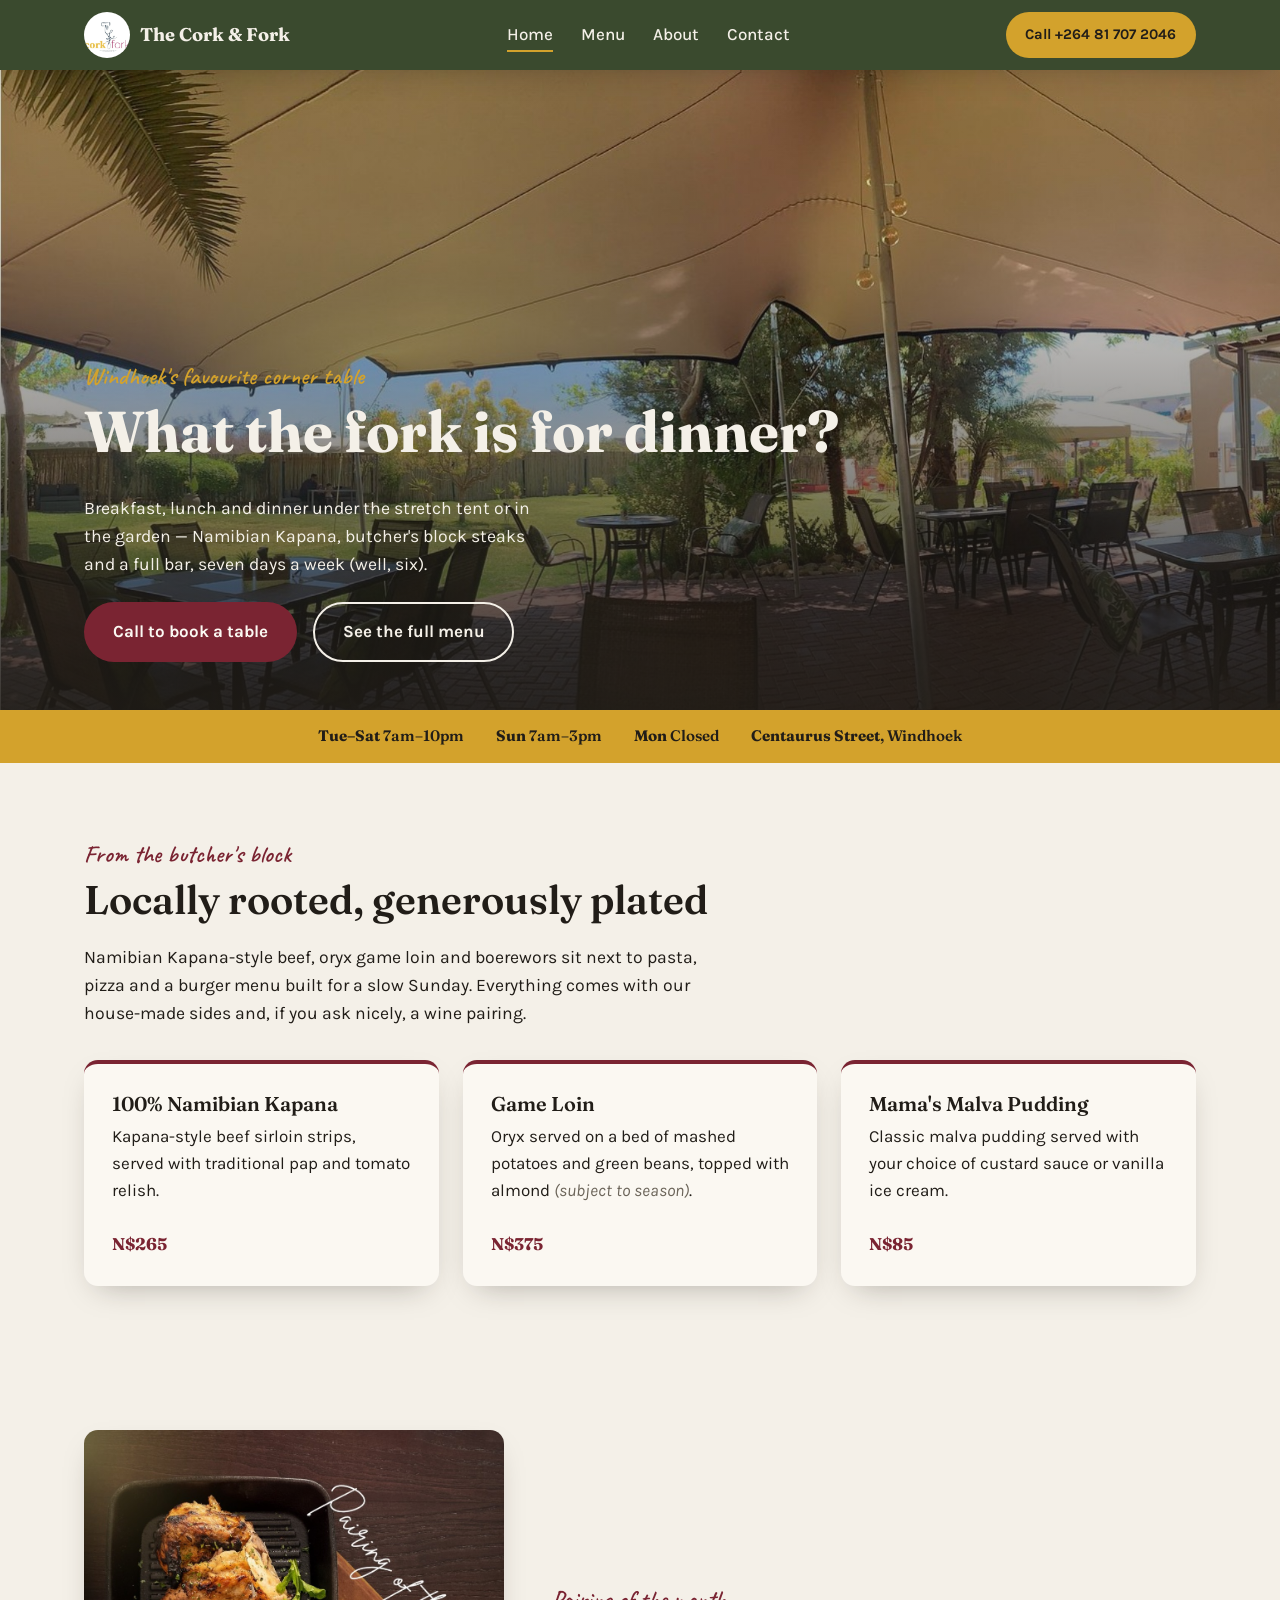
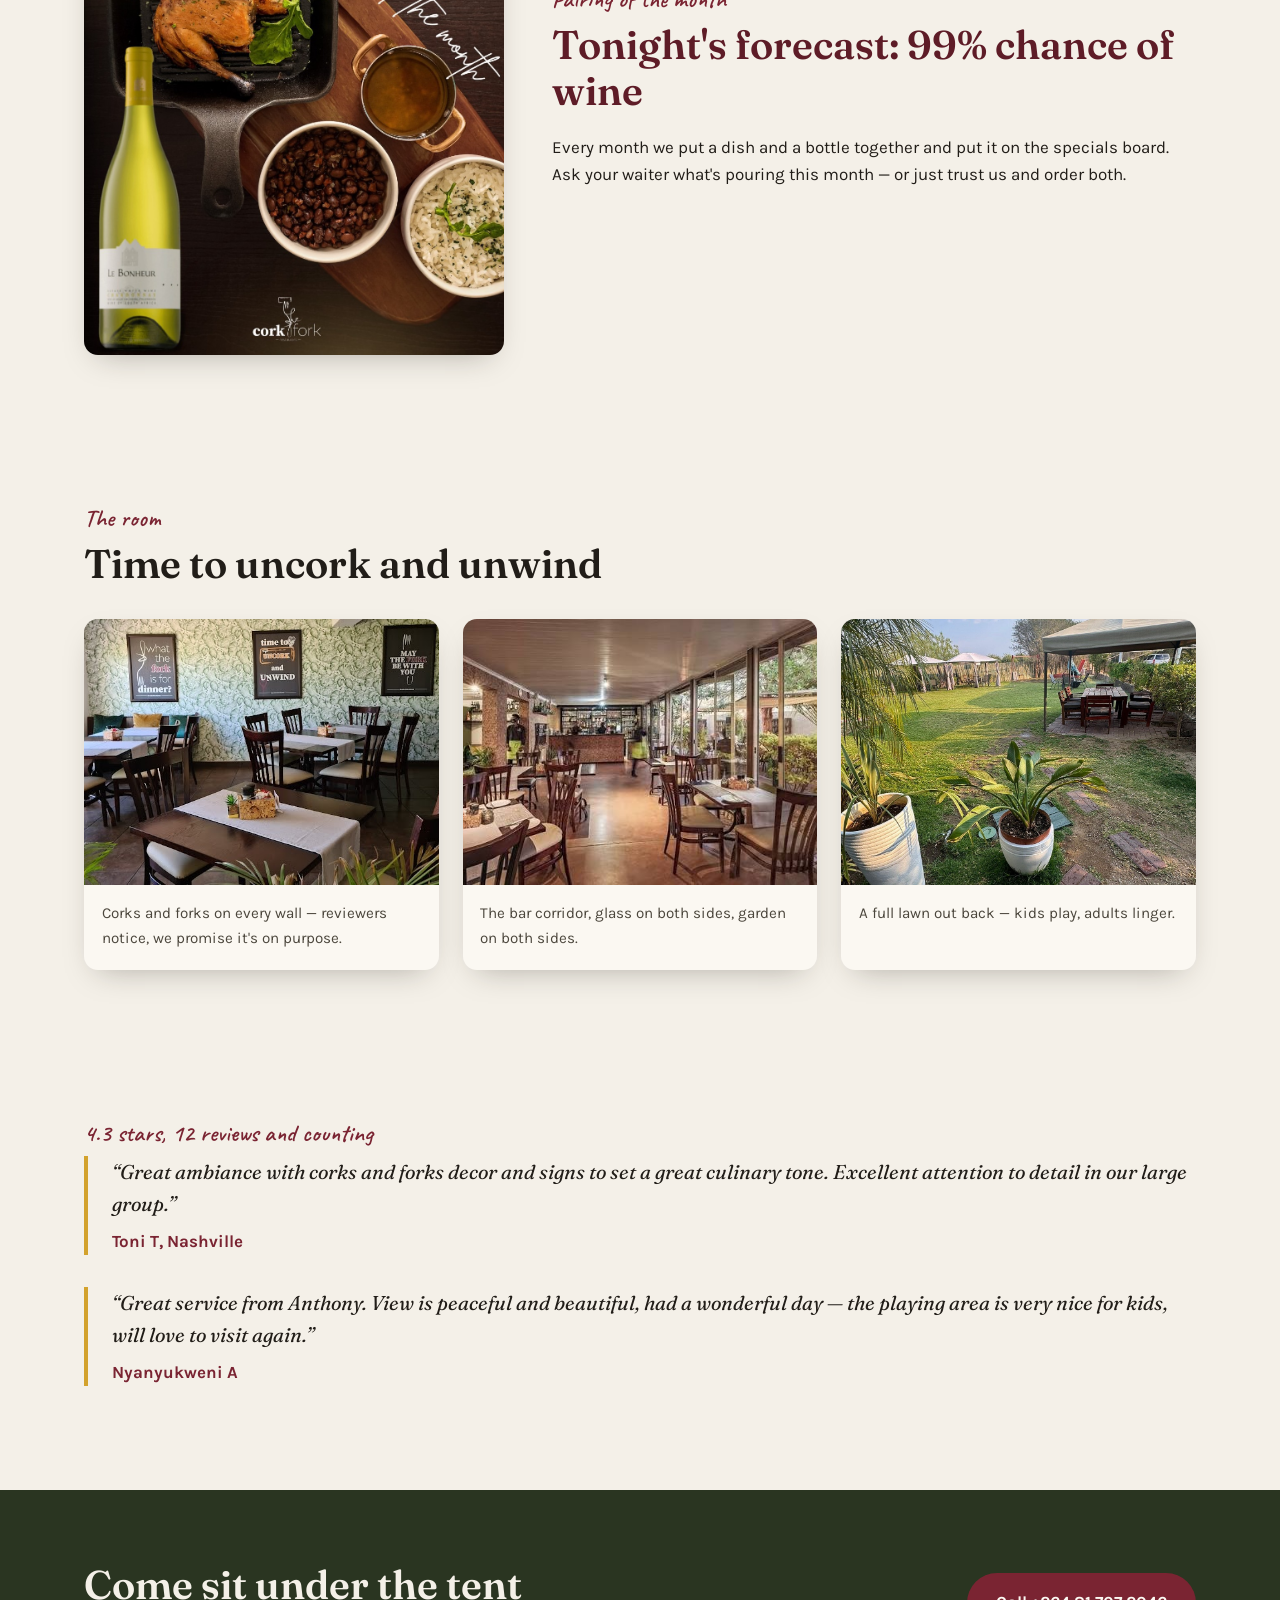
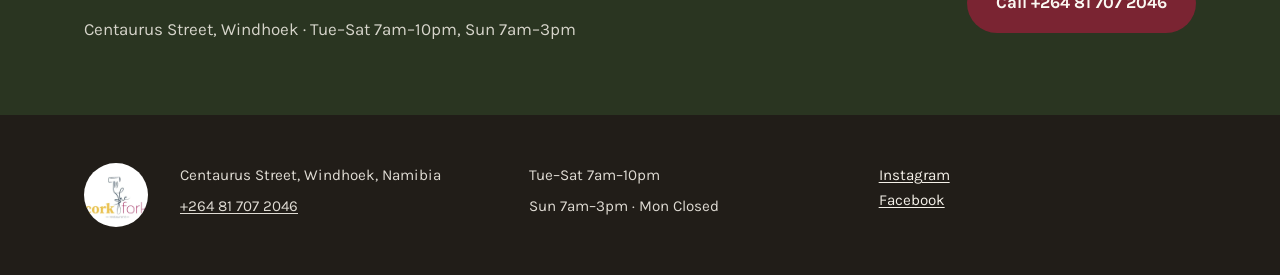
<file: index.html>
<!DOCTYPE html>
<html lang="en">
<head>
<meta charset="UTF-8">
<meta name="viewport" content="width=device-width, initial-scale=1.0">
<title>The Cork &amp; Fork Restaurant | Windhoek</title>
<meta name="description" content="Garden patio dining in Windhoek. Namibian classics, wood-fired comfort food and a full bar — open Tuesday to Sunday.">
<link rel="preconnect" href="https://fonts.googleapis.com">
<link rel="preconnect" href="https://fonts.gstatic.com" crossorigin>
<link href="https://fonts.googleapis.com/css2?family=Fraunces:ital,opsz,wght@0,9..144,400;0,9..144,600;0,9..144,700;1,9..144,500&family=Karla:wght@400;500;700&family=Caveat:wght@500;600&display=swap" rel="stylesheet">
<link rel="stylesheet" href="css/style.css">
</head>
<body>
<a class="skip-link" href="#main">Skip to content</a>

<header class="site-header">
  <div class="wrap header-row">
    <a class="brand" href="index.html">
      <img src="images/logo.jpg" alt="The Cork &amp; Fork Restaurant" class="brand-mark">
      <span class="brand-name">The Cork &amp; Fork</span>
    </a>
    <nav class="site-nav" aria-label="Primary">
      <input type="checkbox" id="nav-toggle" class="nav-toggle">
      <label for="nav-toggle" class="nav-burger" aria-hidden="true"><span></span></label>
      <ul>
        <li><a href="index.html" aria-current="page">Home</a></li>
        <li><a href="menu.html">Menu</a></li>
        <li><a href="about.html">About</a></li>
        <li><a href="contact.html">Contact</a></li>
      </ul>
    </nav>
    <a class="btn btn-call" href="tel:+264817072046">Call +264 81 707 2046</a>
  </div>
</header>

<main id="main">

  <section class="hero">
    <div class="hero-media">
      <img src="images/patio-tent.jpg" alt="Shaded stretch-tent patio at The Cork & Fork, with brick-paved seating opening onto a garden lawn.">
    </div>
    <div class="hero-copy wrap">
      <p class="script-eyebrow">Windhoek's favourite corner table</p>
      <h1>What the fork is for dinner?</h1>
      <p class="hero-sub">Breakfast, lunch and dinner under the stretch tent or in the garden — Namibian Kapana, butcher's block steaks and a full bar, seven days a week (well, six).</p>
      <div class="hero-actions">
        <a class="btn btn-primary" href="tel:+264817072046">Call to book a table</a>
        <a class="btn btn-ghost" href="menu.html">See the full menu</a>
      </div>
    </div>
  </section>

  <section class="band-hours">
    <div class="wrap band-hours-row">
      <div><strong>Tue&ndash;Sat</strong> 7am&ndash;10pm</div>
      <div><strong>Sun</strong> 7am&ndash;3pm</div>
      <div><strong>Mon</strong> Closed</div>
      <div><strong>Centaurus Street</strong>, Windhoek</div>
    </div>
  </section>

  <section class="section signature">
    <div class="wrap">
      <p class="script-eyebrow">From the butcher's block</p>
      <h2>Locally rooted, generously plated</h2>
      <p class="section-lede">Namibian Kapana-style beef, oryx game loin and boerewors sit next to pasta, pizza and a burger menu built for a slow Sunday. Everything comes with our house-made sides and, if you ask nicely, a wine pairing.</p>
      <div class="dish-grid">
        <article class="dish-card">
          <h3>100% Namibian Kapana</h3>
          <p>Kapana-style beef sirloin strips, served with traditional pap and tomato relish.</p>
          <span class="price">N$265</span>
        </article>
        <article class="dish-card">
          <h3>Game Loin</h3>
          <p>Oryx served on a bed of mashed potatoes and green beans, topped with almond <span class="note">(subject to season)</span>.</p>
          <span class="price">N$375</span>
        </article>
        <article class="dish-card">
          <h3>Mama's Malva Pudding</h3>
          <p>Classic malva pudding served with your choice of custard sauce or vanilla ice cream.</p>
          <span class="price">N$85</span>
        </article>
      </div>
    </div>
  </section>

  <section class="section pairing">
    <div class="wrap pairing-row">
      <img src="images/wine-pairing.jpg" alt="Grilled chicken, black beans, rice and a bottle of Le Bonheur Chardonnay styled as the Cork & Fork wine pairing of the month." class="pairing-img">
      <div class="pairing-copy">
        <p class="script-eyebrow">Pairing of the month</p>
        <h2>Tonight's forecast: 99% chance of wine</h2>
        <p>Every month we put a dish and a bottle together and put it on the specials board. Ask your waiter what's pouring this month — or just trust us and order both.</p>
      </div>
    </div>
  </section>

  <section class="section ambiance">
    <div class="wrap">
      <p class="script-eyebrow">The room</p>
      <h2>Time to uncork and unwind</h2>
      <div class="ambiance-grid">
        <figure>
          <img src="images/dining-room-posters.jpg" alt="Indoor dining room at The Cork & Fork with framed pun artwork on sage-green walls, including 'What the fork is for dinner?' and 'May the fork be with you'.">
          <figcaption>Corks and forks on every wall &mdash; reviewers notice, we promise it's on purpose.</figcaption>
        </figure>
        <figure>
          <img src="images/bar-corridor.jpg" alt="Glass-walled bar corridor at The Cork & Fork opening onto the garden, lit with string lights at dusk.">
          <figcaption>The bar corridor, glass on both sides, garden on both sides.</figcaption>
        </figure>
        <figure>
          <img src="images/garden-lawn.jpg" alt="Wide lawn behind The Cork & Fork with shaded gazebo seating and a children's play area.">
          <figcaption>A full lawn out back &mdash; kids play, adults linger.</figcaption>
        </figure>
      </div>
    </div>
  </section>

  <section class="section reviews">
    <div class="wrap">
      <p class="script-eyebrow">4.3 stars, 12 reviews and counting</p>
      <blockquote>
        <p>&ldquo;Great ambiance with corks and forks decor and signs to set a great culinary tone. Excellent attention to detail in our large group.&rdquo;</p>
        <cite>Toni T, Nashville</cite>
      </blockquote>
      <blockquote>
        <p>&ldquo;Great service from Anthony. View is peaceful and beautiful, had a wonderful day &mdash; the playing area is very nice for kids, will love to visit again.&rdquo;</p>
        <cite>Nyanyukweni A</cite>
      </blockquote>
    </div>
  </section>

  <section class="section cta-band">
    <div class="wrap cta-band-row">
      <div>
        <h2>Come sit under the tent</h2>
        <p>Centaurus Street, Windhoek &middot; Tue&ndash;Sat 7am&ndash;10pm, Sun 7am&ndash;3pm</p>
      </div>
      <a class="btn btn-primary" href="tel:+264817072046">Call +264 81 707 2046</a>
    </div>
  </section>

</main>

<footer class="site-footer">
  <div class="wrap footer-row">
    <div>
      <img src="images/logo.jpg" alt="The Cork &amp; Fork Restaurant" class="footer-mark">
    </div>
    <div>
      <p>Centaurus Street, Windhoek, Namibia</p>
      <p><a href="tel:+264817072046">+264 81 707 2046</a></p>
    </div>
    <div>
      <p>Tue&ndash;Sat 7am&ndash;10pm</p>
      <p>Sun 7am&ndash;3pm &middot; Mon Closed</p>
    </div>
    <div>
      <a href="https://www.instagram.com/thecorkandfork" target="_blank" rel="noopener">Instagram</a><br>
      <a href="https://www.facebook.com/The-Cork-Fork-Restaurant" target="_blank" rel="noopener">Facebook</a>
    </div>
  </div>
</footer>

</body>
</html>
</file>
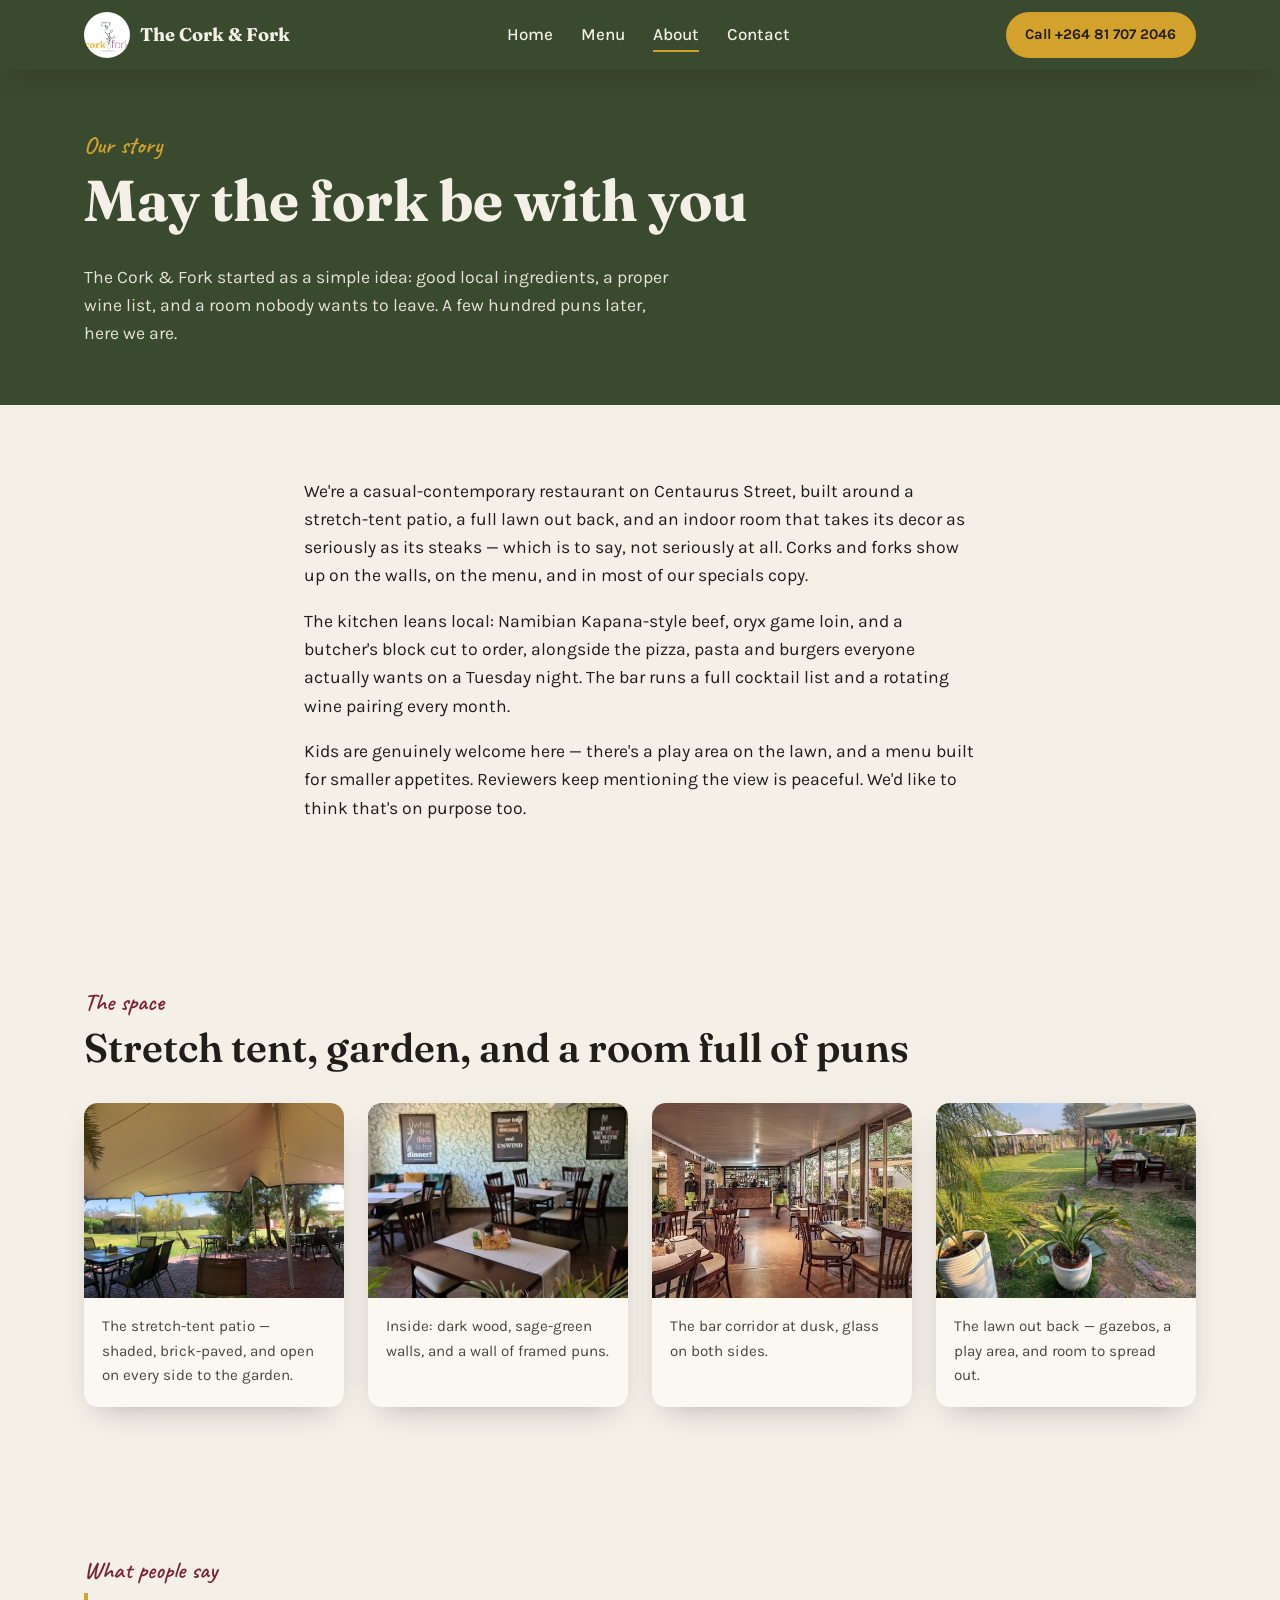
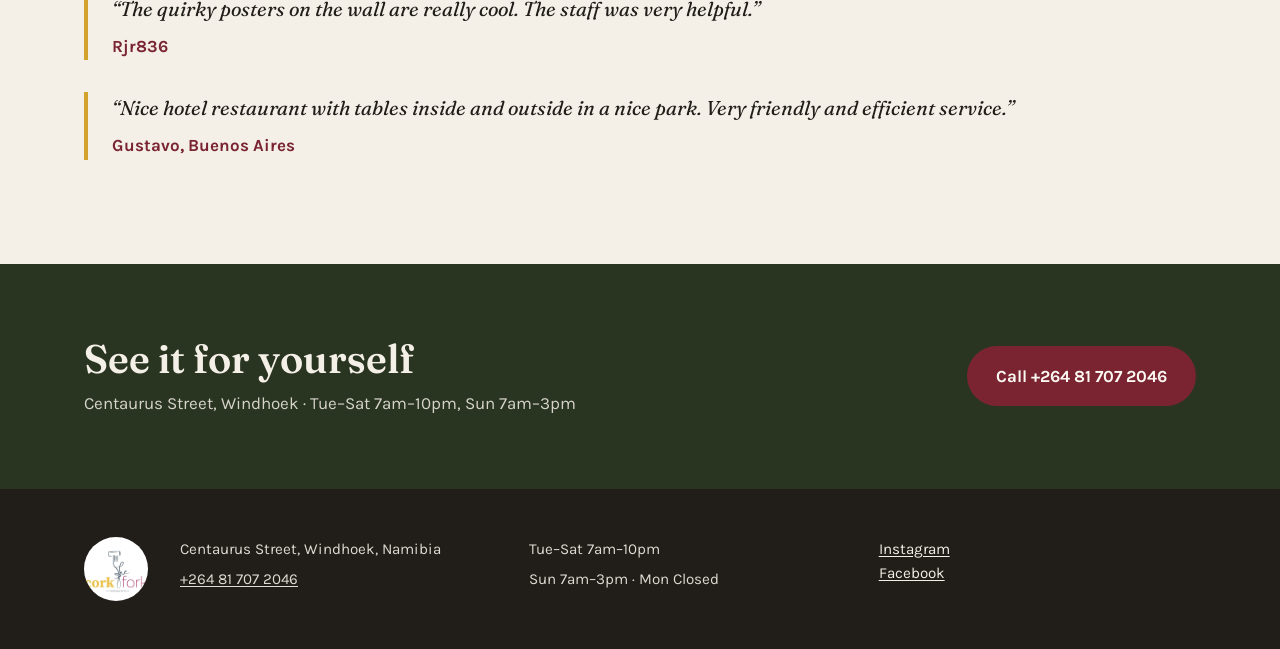
<file: about.html>
<!DOCTYPE html>
<html lang="en">
<head>
<meta charset="UTF-8">
<meta name="viewport" content="width=device-width, initial-scale=1.0">
<title>About | The Cork &amp; Fork Restaurant</title>
<meta name="description" content="The story, the room and the garden behind The Cork & Fork Restaurant in Windhoek, Namibia.">
<link rel="preconnect" href="https://fonts.googleapis.com">
<link rel="preconnect" href="https://fonts.gstatic.com" crossorigin>
<link href="https://fonts.googleapis.com/css2?family=Fraunces:ital,opsz,wght@0,9..144,400;0,9..144,600;0,9..144,700;1,9..144,500&family=Karla:wght@400;500;700&family=Caveat:wght@500;600&display=swap" rel="stylesheet">
<link rel="stylesheet" href="css/style.css">
</head>
<body>
<a class="skip-link" href="#main">Skip to content</a>

<header class="site-header">
  <div class="wrap header-row">
    <a class="brand" href="index.html">
      <img src="images/logo.jpg" alt="The Cork &amp; Fork Restaurant" class="brand-mark">
      <span class="brand-name">The Cork &amp; Fork</span>
    </a>
    <nav class="site-nav" aria-label="Primary">
      <input type="checkbox" id="nav-toggle" class="nav-toggle">
      <label for="nav-toggle" class="nav-burger" aria-hidden="true"><span></span></label>
      <ul>
        <li><a href="index.html">Home</a></li>
        <li><a href="menu.html">Menu</a></li>
        <li><a href="about.html" aria-current="page">About</a></li>
        <li><a href="contact.html">Contact</a></li>
      </ul>
    </nav>
    <a class="btn btn-call" href="tel:+264817072046">Call +264 81 707 2046</a>
  </div>
</header>

<main id="main">

  <section class="page-intro">
    <div class="wrap">
      <p class="script-eyebrow">Our story</p>
      <h1>May the fork be with you</h1>
      <p class="hero-sub">The Cork &amp; Fork started as a simple idea: good local ingredients, a proper wine list, and a room nobody wants to leave. A few hundred puns later, here we are.</p>
    </div>
  </section>

  <section class="section">
    <div class="wrap about-copy">
      <p>We're a casual-contemporary restaurant on Centaurus Street, built around a stretch-tent patio, a full lawn out back, and an indoor room that takes its decor as seriously as its steaks &mdash; which is to say, not seriously at all. Corks and forks show up on the walls, on the menu, and in most of our specials copy.</p>
      <p>The kitchen leans local: Namibian Kapana-style beef, oryx game loin, and a butcher's block cut to order, alongside the pizza, pasta and burgers everyone actually wants on a Tuesday night. The bar runs a full cocktail list and a rotating wine pairing every month.</p>
      <p>Kids are genuinely welcome here &mdash; there's a play area on the lawn, and a menu built for smaller appetites. Reviewers keep mentioning the view is peaceful. We'd like to think that's on purpose too.</p>
    </div>
  </section>

  <section class="section ambiance">
    <div class="wrap">
      <p class="script-eyebrow">The space</p>
      <h2>Stretch tent, garden, and a room full of puns</h2>
      <div class="ambiance-grid">
        <figure>
          <img src="images/patio-tent.jpg" alt="Shaded stretch-tent patio with brick paving, dining tables and garden views at The Cork & Fork.">
          <figcaption>The stretch-tent patio &mdash; shaded, brick-paved, and open on every side to the garden.</figcaption>
        </figure>
        <figure>
          <img src="images/dining-room-posters.jpg" alt="Indoor dining room with framed pun artwork on sage-green textured walls.">
          <figcaption>Inside: dark wood, sage-green walls, and a wall of framed puns.</figcaption>
        </figure>
        <figure>
          <img src="images/bar-corridor.jpg" alt="Glass-walled bar corridor opening onto the garden, lit with string lights at dusk.">
          <figcaption>The bar corridor at dusk, glass on both sides.</figcaption>
        </figure>
        <figure>
          <img src="images/garden-lawn.jpg" alt="Wide lawn with shaded gazebo seating and a children's play area behind The Cork & Fork.">
          <figcaption>The lawn out back &mdash; gazebos, a play area, and room to spread out.</figcaption>
        </figure>
      </div>
    </div>
  </section>

  <section class="section reviews">
    <div class="wrap">
      <p class="script-eyebrow">What people say</p>
      <blockquote>
        <p>&ldquo;The quirky posters on the wall are really cool. The staff was very helpful.&rdquo;</p>
        <cite>Rjr836</cite>
      </blockquote>
      <blockquote>
        <p>&ldquo;Nice hotel restaurant with tables inside and outside in a nice park. Very friendly and efficient service.&rdquo;</p>
        <cite>Gustavo, Buenos Aires</cite>
      </blockquote>
    </div>
  </section>

  <section class="section cta-band">
    <div class="wrap cta-band-row">
      <div>
        <h2>See it for yourself</h2>
        <p>Centaurus Street, Windhoek &middot; Tue&ndash;Sat 7am&ndash;10pm, Sun 7am&ndash;3pm</p>
      </div>
      <a class="btn btn-primary" href="tel:+264817072046">Call +264 81 707 2046</a>
    </div>
  </section>

</main>

<footer class="site-footer">
  <div class="wrap footer-row">
    <div>
      <img src="images/logo.jpg" alt="The Cork &amp; Fork Restaurant" class="footer-mark">
    </div>
    <div>
      <p>Centaurus Street, Windhoek, Namibia</p>
      <p><a href="tel:+264817072046">+264 81 707 2046</a></p>
    </div>
    <div>
      <p>Tue&ndash;Sat 7am&ndash;10pm</p>
      <p>Sun 7am&ndash;3pm &middot; Mon Closed</p>
    </div>
    <div>
      <a href="https://www.instagram.com/thecorkandfork" target="_blank" rel="noopener">Instagram</a><br>
      <a href="https://www.facebook.com/The-Cork-Fork-Restaurant" target="_blank" rel="noopener">Facebook</a>
    </div>
  </div>
</footer>

</body>
</html>
</file>
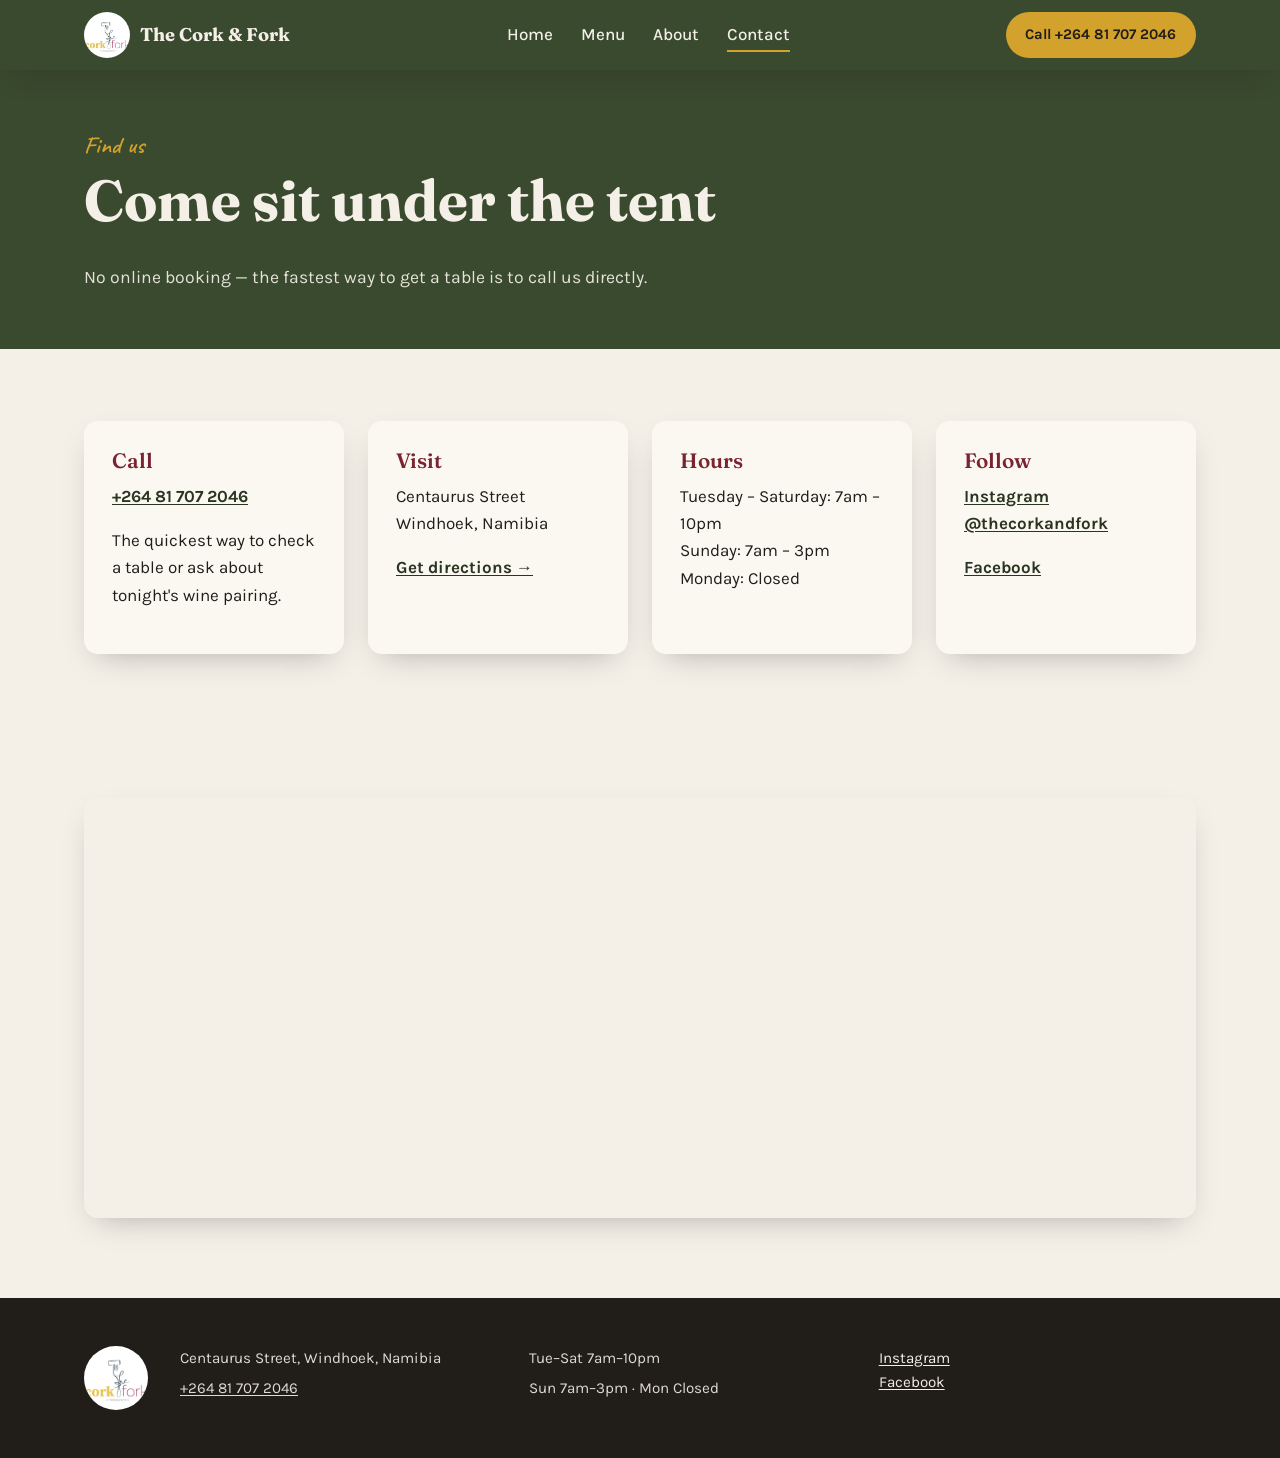
<file: contact.html>
<!DOCTYPE html>
<html lang="en">
<head>
<meta charset="UTF-8">
<meta name="viewport" content="width=device-width, initial-scale=1.0">
<title>Contact &amp; Hours | The Cork &amp; Fork Restaurant</title>
<meta name="description" content="Contact The Cork & Fork Restaurant on Centaurus Street, Windhoek. Hours, phone number, directions and map.">
<link rel="preconnect" href="https://fonts.googleapis.com">
<link rel="preconnect" href="https://fonts.gstatic.com" crossorigin>
<link href="https://fonts.googleapis.com/css2?family=Fraunces:ital,opsz,wght@0,9..144,400;0,9..144,600;0,9..144,700;1,9..144,500&family=Karla:wght@400;500;700&family=Caveat:wght@500;600&display=swap" rel="stylesheet">
<link rel="stylesheet" href="css/style.css">
</head>
<body>
<a class="skip-link" href="#main">Skip to content</a>

<header class="site-header">
  <div class="wrap header-row">
    <a class="brand" href="index.html">
      <img src="images/logo.jpg" alt="The Cork &amp; Fork Restaurant" class="brand-mark">
      <span class="brand-name">The Cork &amp; Fork</span>
    </a>
    <nav class="site-nav" aria-label="Primary">
      <input type="checkbox" id="nav-toggle" class="nav-toggle">
      <label for="nav-toggle" class="nav-burger" aria-hidden="true"><span></span></label>
      <ul>
        <li><a href="index.html">Home</a></li>
        <li><a href="menu.html">Menu</a></li>
        <li><a href="about.html">About</a></li>
        <li><a href="contact.html" aria-current="page">Contact</a></li>
      </ul>
    </nav>
    <a class="btn btn-call" href="tel:+264817072046">Call +264 81 707 2046</a>
  </div>
</header>

<main id="main">

  <section class="page-intro">
    <div class="wrap">
      <p class="script-eyebrow">Find us</p>
      <h1>Come sit under the tent</h1>
      <p class="hero-sub">No online booking &mdash; the fastest way to get a table is to call us directly.</p>
    </div>
  </section>

  <section class="section contact-grid-section">
    <div class="wrap contact-grid">
      <div class="contact-card">
        <h2>Call</h2>
        <p><a class="contact-link" href="tel:+264817072046">+264 81 707 2046</a></p>
        <p>The quickest way to check a table or ask about tonight's wine pairing.</p>
      </div>
      <div class="contact-card">
        <h2>Visit</h2>
        <p>Centaurus Street<br>Windhoek, Namibia</p>
        <p><a class="contact-link" href="https://www.google.com/maps/search/?api=1&query=Centaurus+Street+Windhoek+The+Cork+and+Fork+Restaurant" target="_blank" rel="noopener">Get directions &rarr;</a></p>
      </div>
      <div class="contact-card">
        <h2>Hours</h2>
        <p>Tuesday &ndash; Saturday: 7am &ndash; 10pm<br>
           Sunday: 7am &ndash; 3pm<br>
           Monday: Closed</p>
      </div>
      <div class="contact-card">
        <h2>Follow</h2>
        <p><a class="contact-link" href="https://www.instagram.com/thecorkandfork" target="_blank" rel="noopener">Instagram @thecorkandfork</a></p>
        <p><a class="contact-link" href="https://www.facebook.com/The-Cork-Fork-Restaurant" target="_blank" rel="noopener">Facebook</a></p>
      </div>
    </div>
  </section>

  <section class="section map-section">
    <div class="wrap">
      <iframe
        title="Map showing The Cork & Fork Restaurant location on Centaurus Street, Windhoek"
        src="https://maps.google.com/maps?q=Centaurus%20Street%2C%20Windhoek%2C%20Namibia&t=&z=14&ie=UTF8&iwloc=&output=embed"
        loading="lazy"
        referrerpolicy="no-referrer-when-downgrade">
      </iframe>
    </div>
  </section>

</main>

<footer class="site-footer">
  <div class="wrap footer-row">
    <div>
      <img src="images/logo.jpg" alt="The Cork &amp; Fork Restaurant" class="footer-mark">
    </div>
    <div>
      <p>Centaurus Street, Windhoek, Namibia</p>
      <p><a href="tel:+264817072046">+264 81 707 2046</a></p>
    </div>
    <div>
      <p>Tue&ndash;Sat 7am&ndash;10pm</p>
      <p>Sun 7am&ndash;3pm &middot; Mon Closed</p>
    </div>
    <div>
      <a href="https://www.instagram.com/thecorkandfork" target="_blank" rel="noopener">Instagram</a><br>
      <a href="https://www.facebook.com/The-Cork-Fork-Restaurant" target="_blank" rel="noopener">Facebook</a>
    </div>
  </div>
</footer>

</body>
</html>
</file>
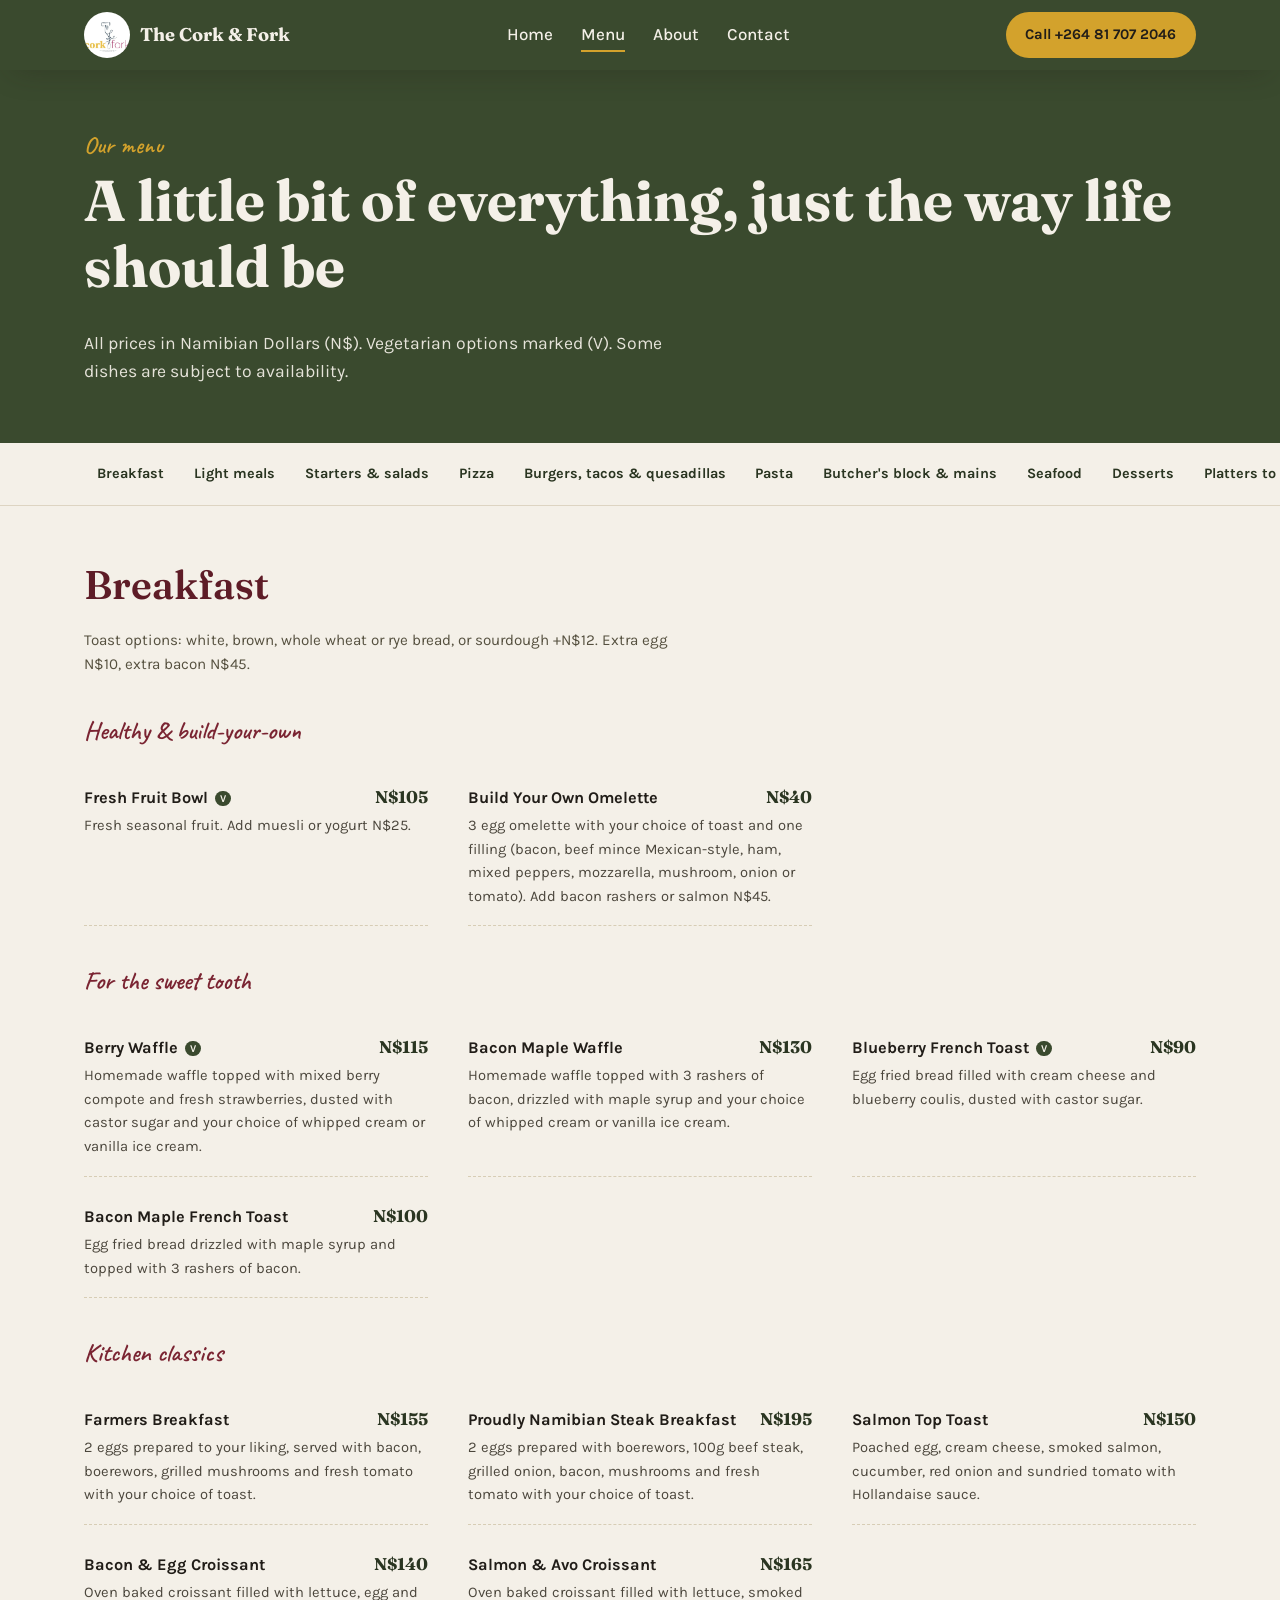
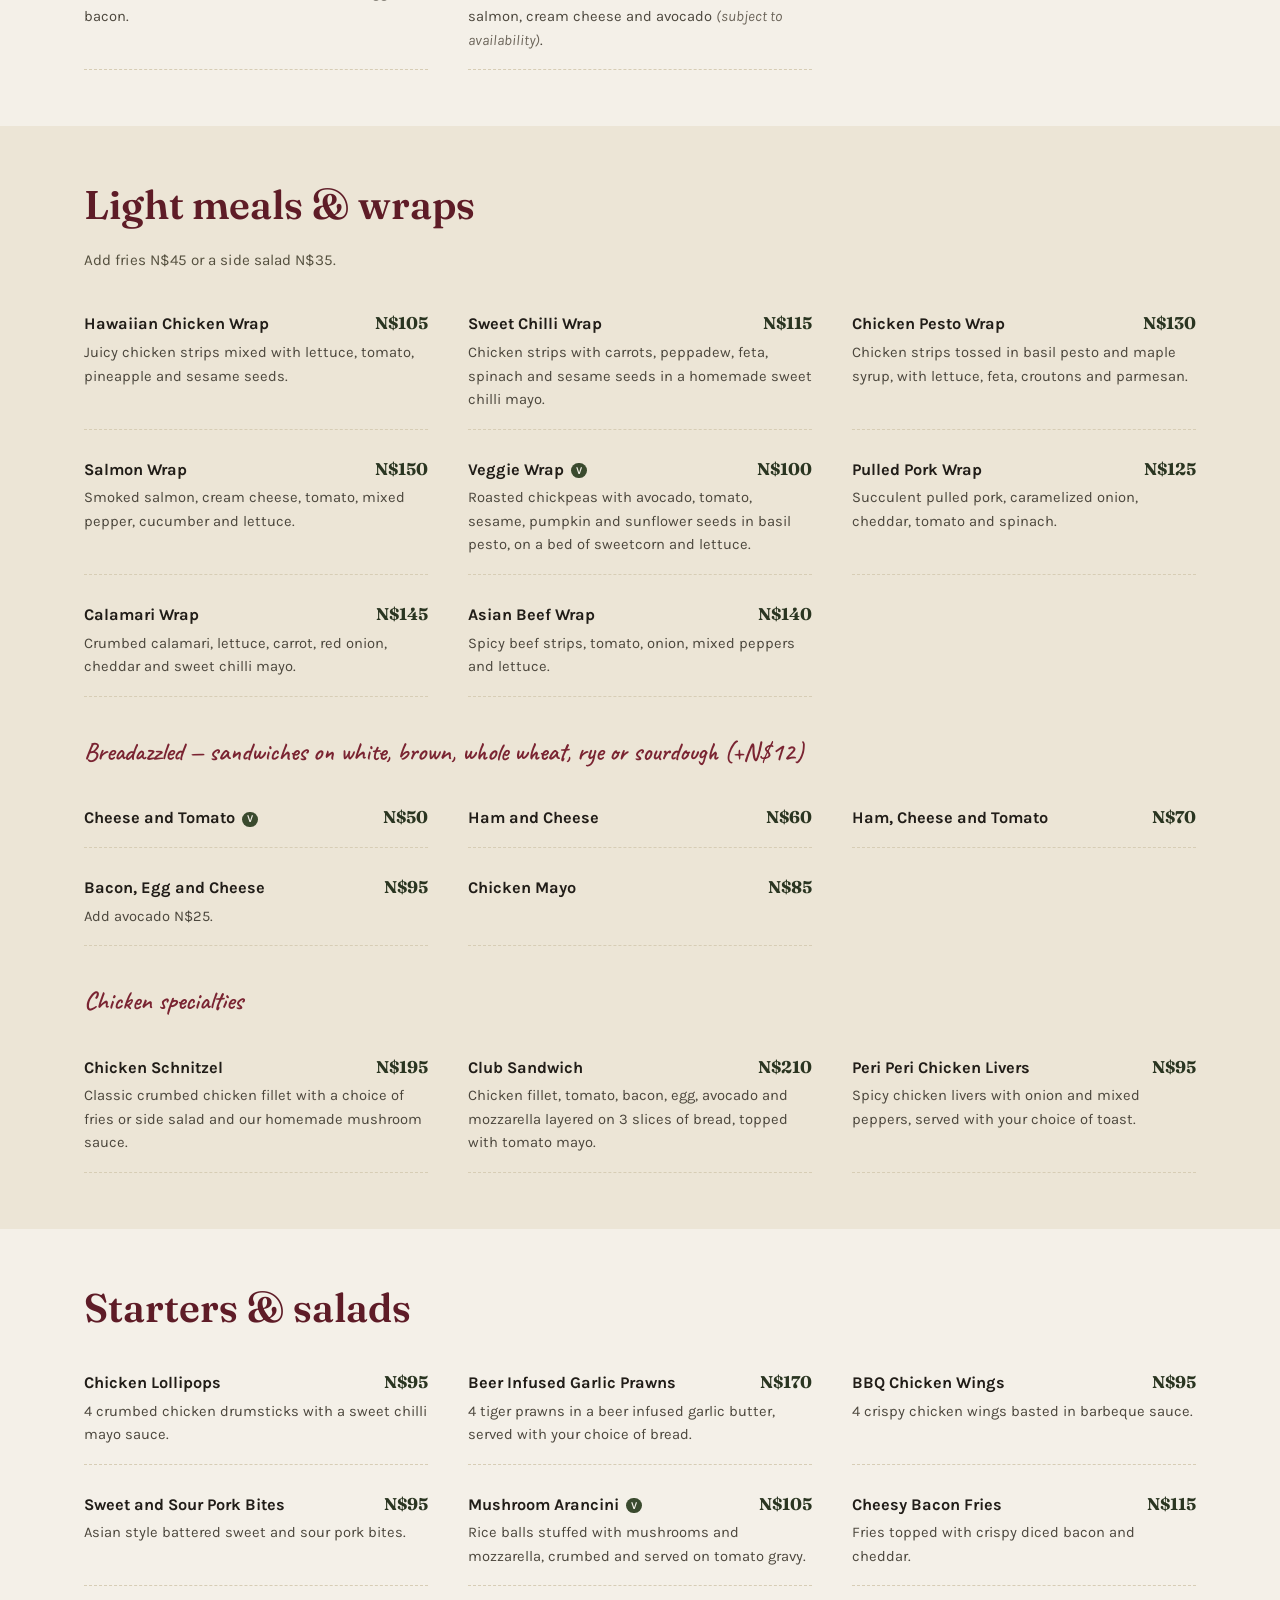
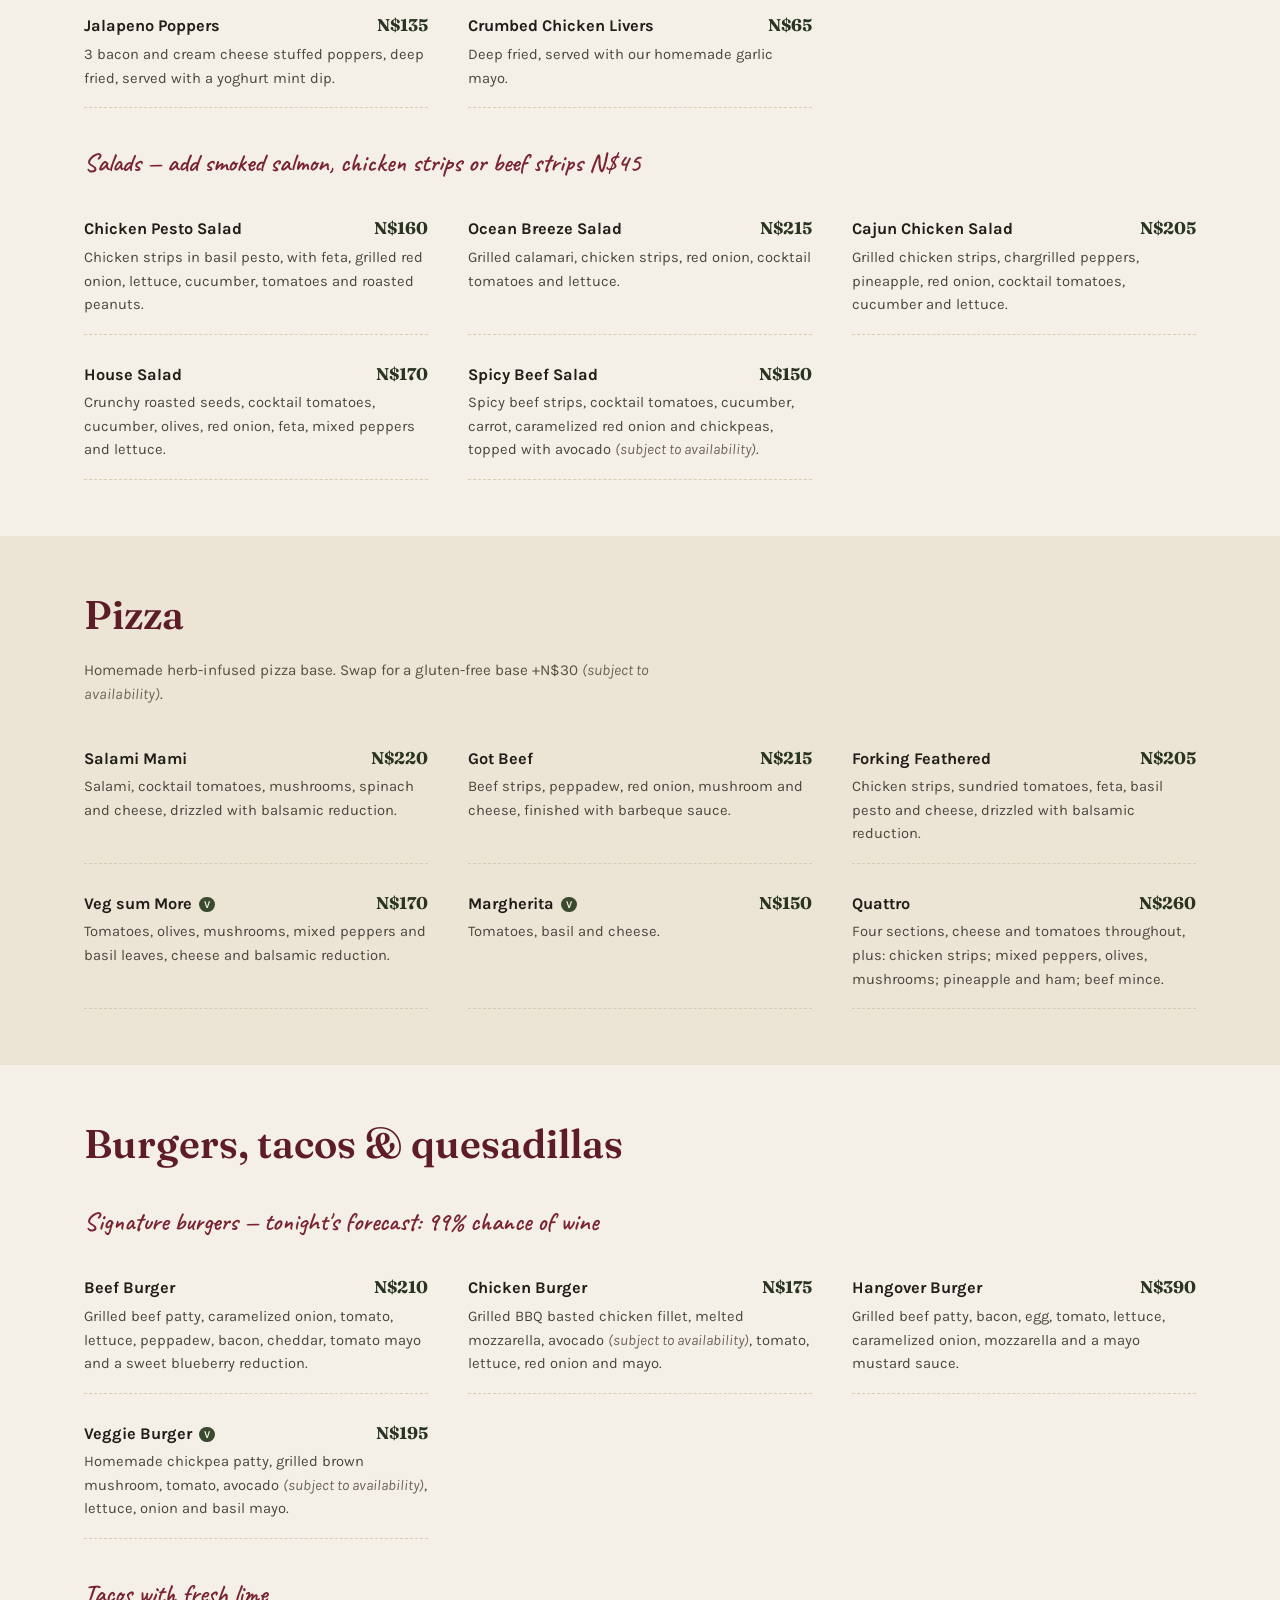
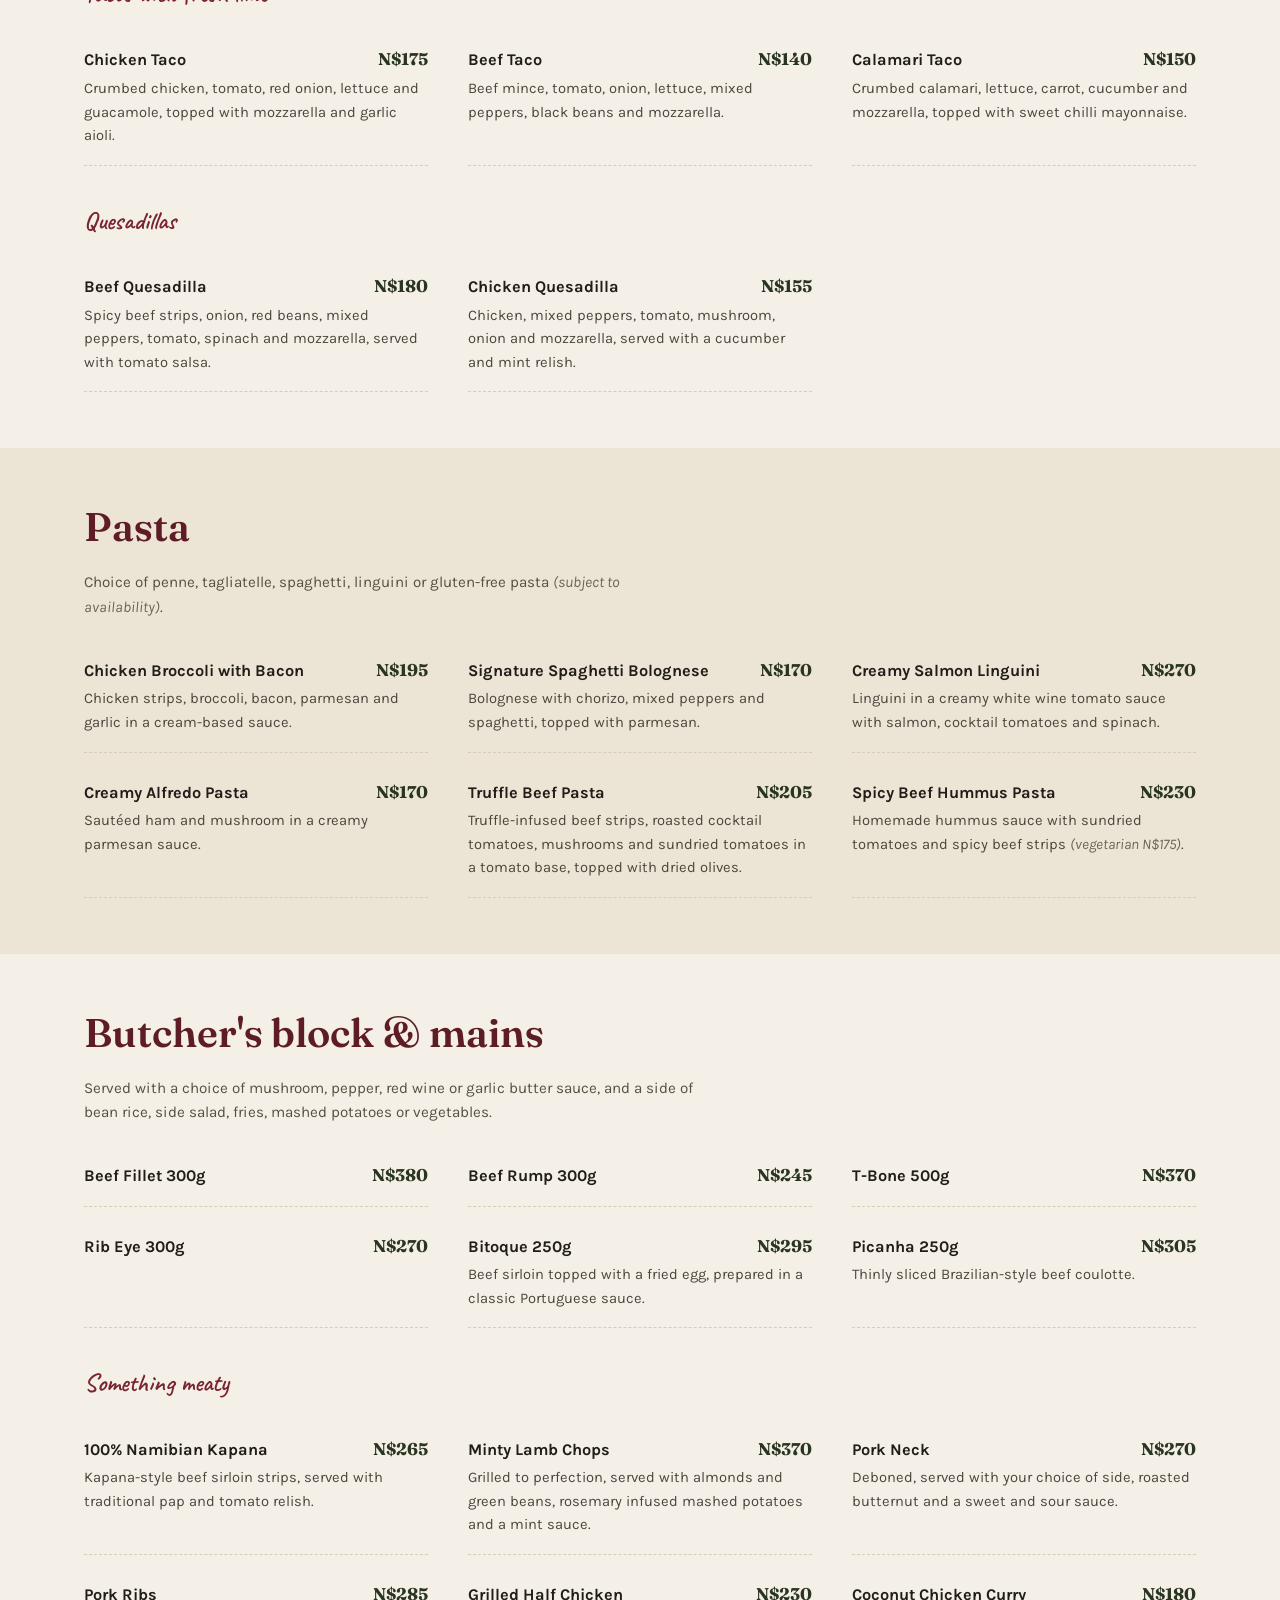
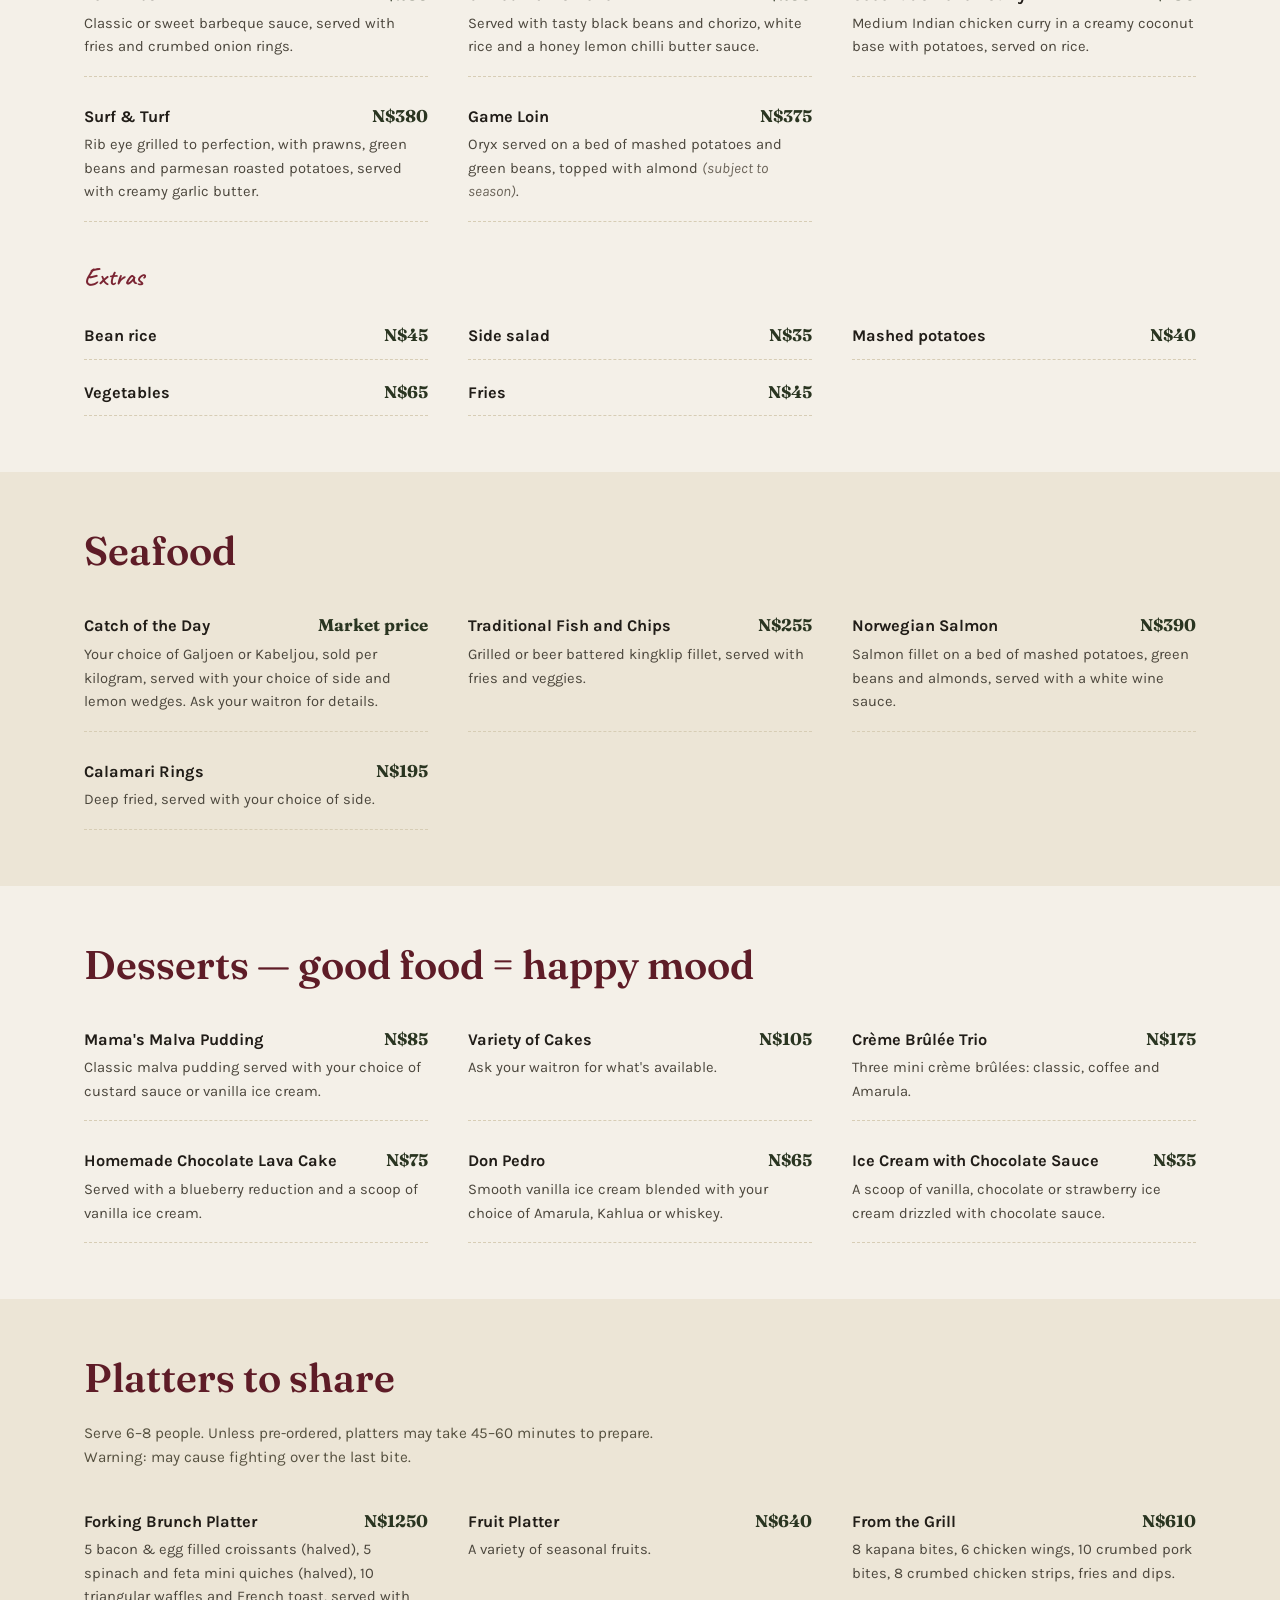
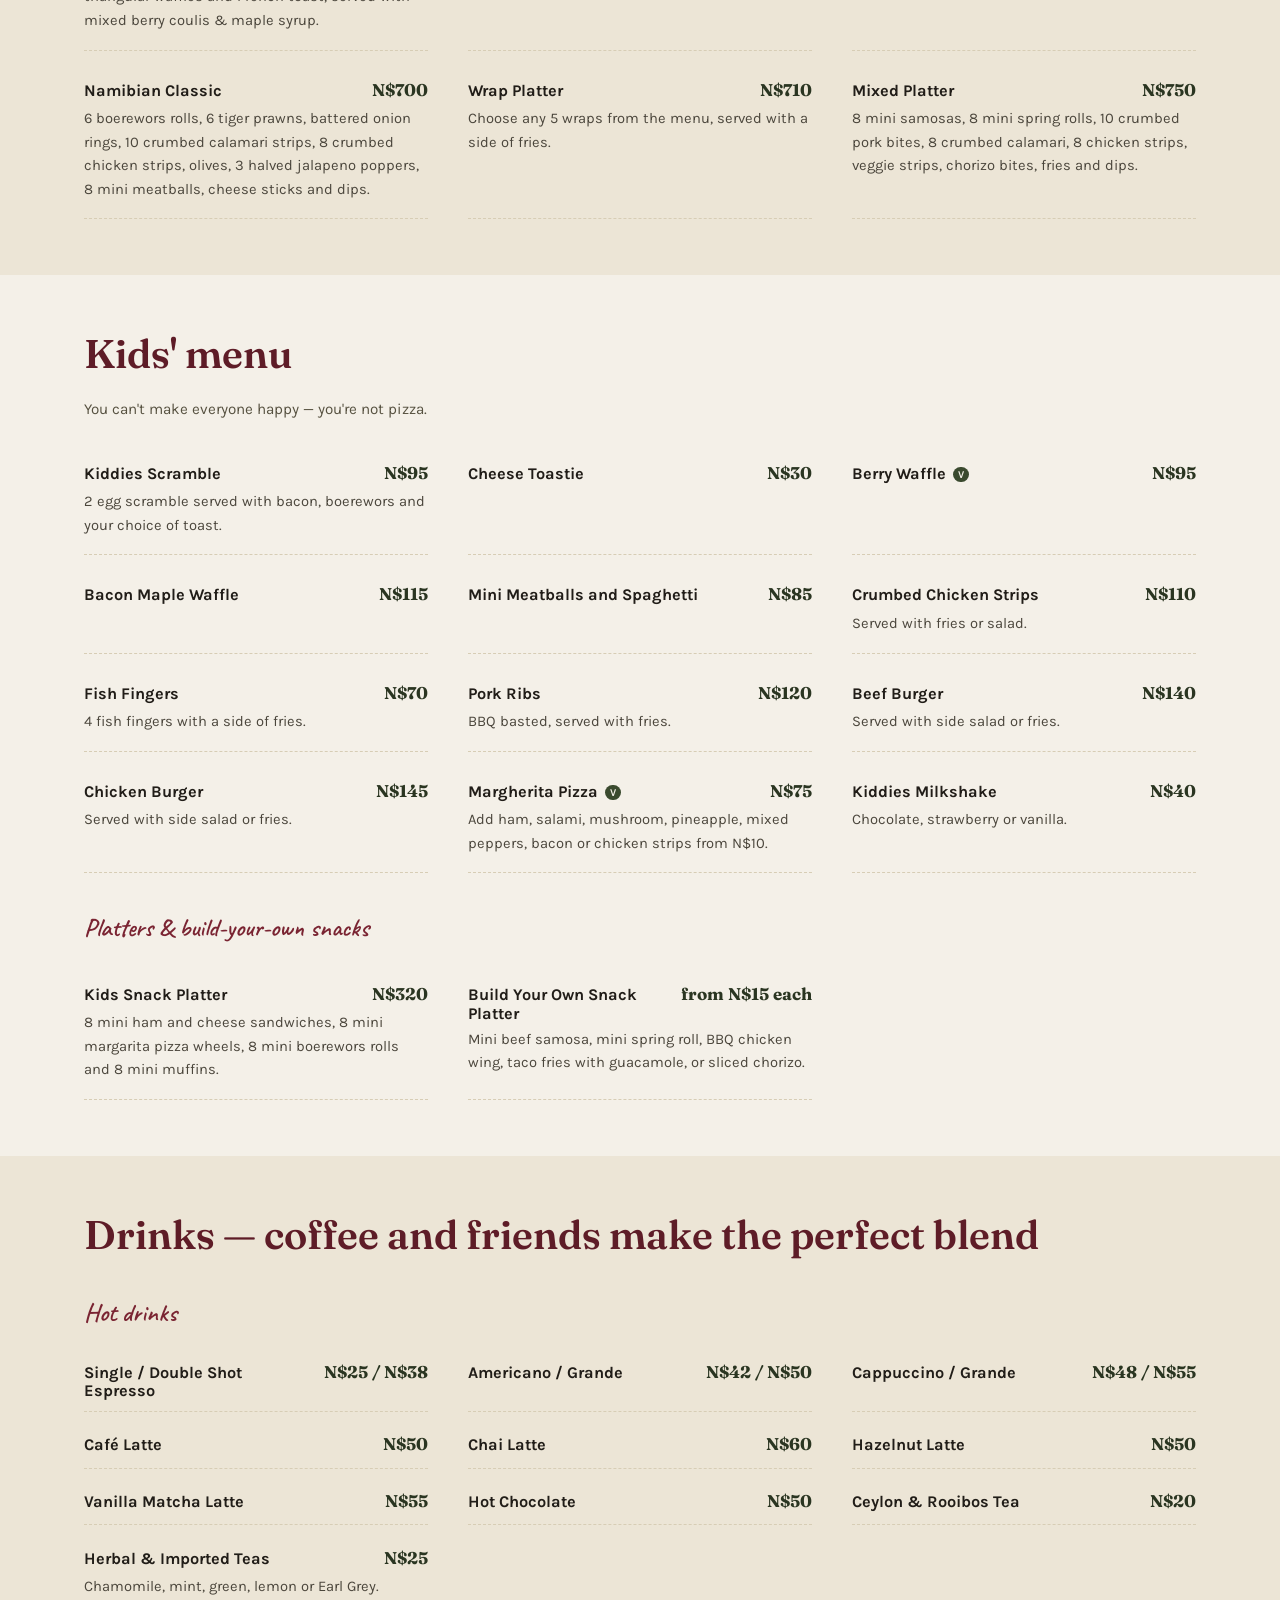
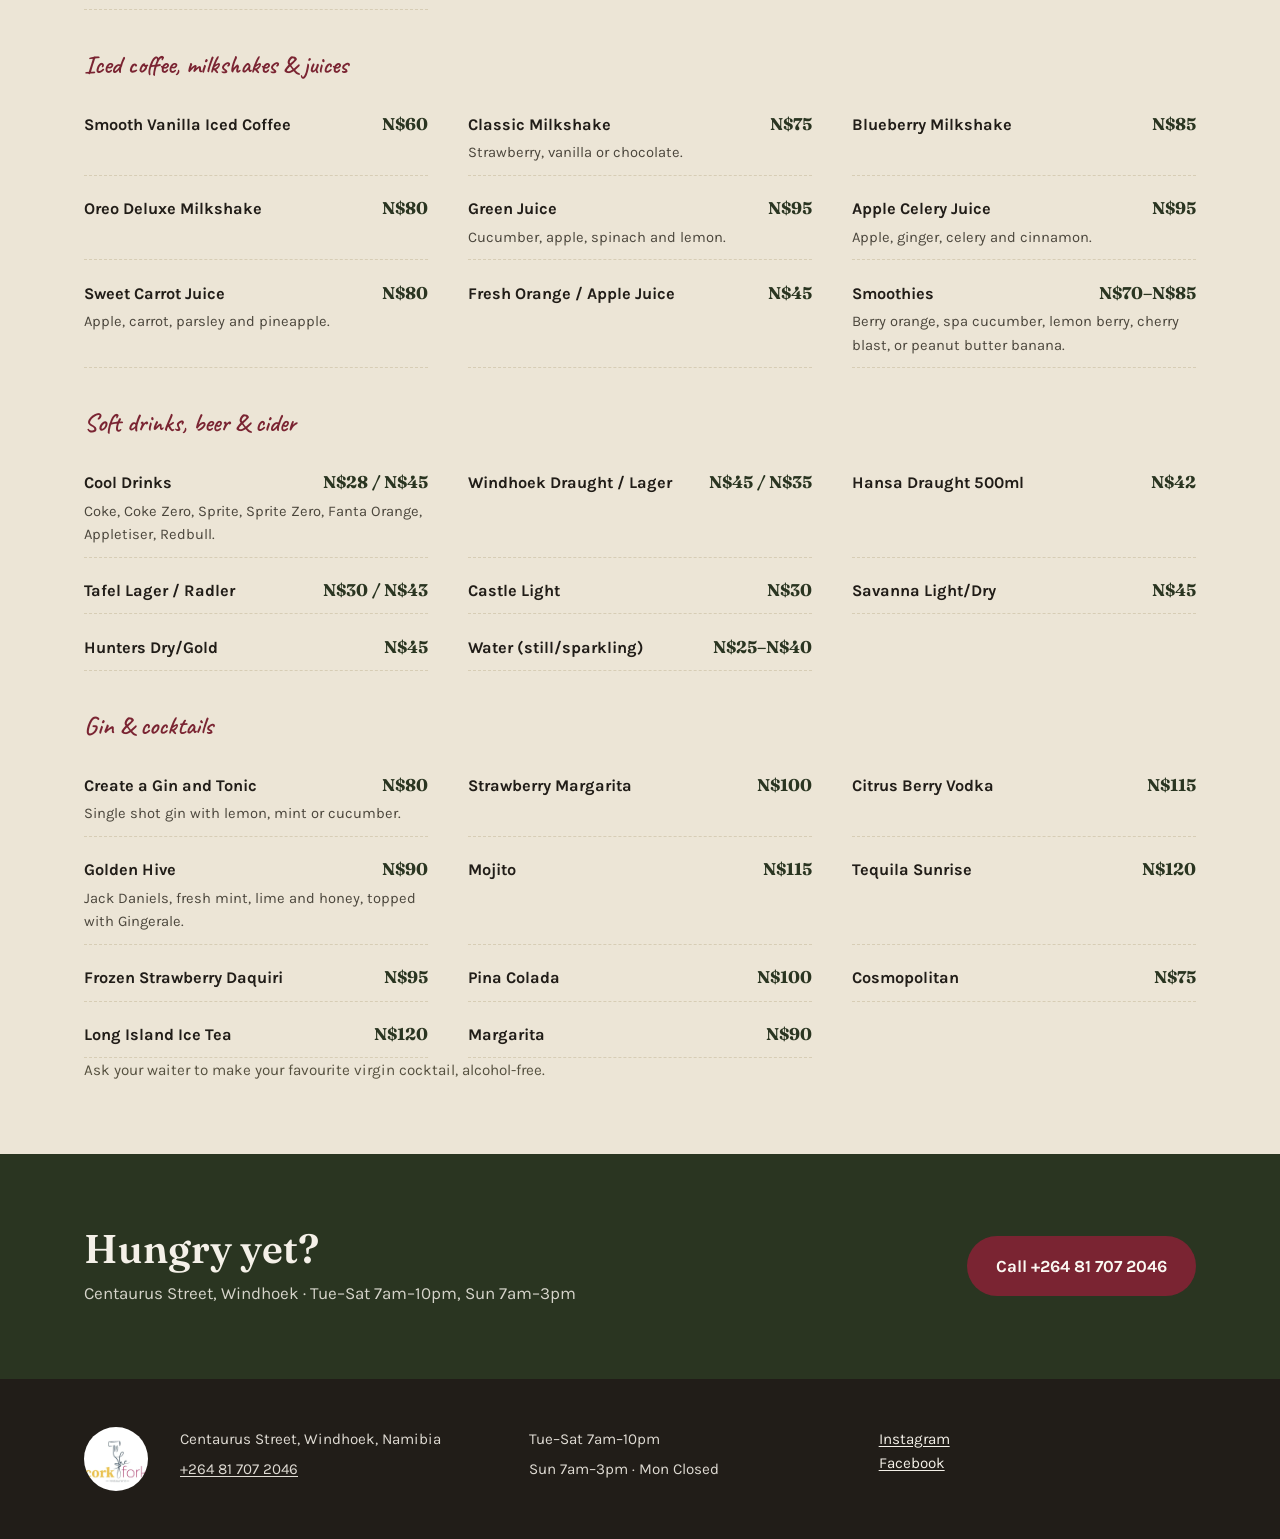
<file: menu.html>
<!DOCTYPE html>
<html lang="en">
<head>
<meta charset="UTF-8">
<meta name="viewport" content="width=device-width, initial-scale=1.0">
<title>Menu | The Cork &amp; Fork Restaurant</title>
<meta name="description" content="Full menu for The Cork & Fork Restaurant, Windhoek — breakfast, Namibian classics, butcher's block steaks, pizza, pasta, seafood, desserts and drinks.">
<link rel="preconnect" href="https://fonts.googleapis.com">
<link rel="preconnect" href="https://fonts.gstatic.com" crossorigin>
<link href="https://fonts.googleapis.com/css2?family=Fraunces:ital,opsz,wght@0,9..144,400;0,9..144,600;0,9..144,700;1,9..144,500&family=Karla:wght@400;500;700&family=Caveat:wght@500;600&display=swap" rel="stylesheet">
<link rel="stylesheet" href="css/style.css">
</head>
<body>
<a class="skip-link" href="#main">Skip to content</a>

<header class="site-header">
  <div class="wrap header-row">
    <a class="brand" href="index.html">
      <img src="images/logo.jpg" alt="The Cork &amp; Fork Restaurant" class="brand-mark">
      <span class="brand-name">The Cork &amp; Fork</span>
    </a>
    <nav class="site-nav" aria-label="Primary">
      <input type="checkbox" id="nav-toggle" class="nav-toggle">
      <label for="nav-toggle" class="nav-burger" aria-hidden="true"><span></span></label>
      <ul>
        <li><a href="index.html">Home</a></li>
        <li><a href="menu.html" aria-current="page">Menu</a></li>
        <li><a href="about.html">About</a></li>
        <li><a href="contact.html">Contact</a></li>
      </ul>
    </nav>
    <a class="btn btn-call" href="tel:+264817072046">Call +264 81 707 2046</a>
  </div>
</header>

<main id="main">

  <section class="page-intro">
    <div class="wrap">
      <p class="script-eyebrow">Our menu</p>
      <h1>A little bit of everything, just the way life should be</h1>
      <p class="hero-sub">All prices in Namibian Dollars (N$). Vegetarian options marked (V). Some dishes are subject to availability.</p>
    </div>
  </section>

  <nav class="menu-jump" aria-label="Menu sections">
    <div class="wrap menu-jump-row">
      <a href="#breakfast">Breakfast</a>
      <a href="#light-meals">Light meals</a>
      <a href="#starters">Starters &amp; salads</a>
      <a href="#pizza">Pizza</a>
      <a href="#burgers-tacos">Burgers, tacos &amp; quesadillas</a>
      <a href="#pasta">Pasta</a>
      <a href="#mains">Butcher's block &amp; mains</a>
      <a href="#seafood">Seafood</a>
      <a href="#desserts">Desserts</a>
      <a href="#platters">Platters to share</a>
      <a href="#kids">Kids' menu</a>
      <a href="#drinks">Drinks</a>
    </div>
  </nav>

  <section class="menu-cat" id="breakfast">
    <div class="wrap">
      <h2>Breakfast</h2>
      <p class="menu-note">Toast options: white, brown, whole wheat or rye bread, or sourdough +N$12. Extra egg N$10, extra bacon N$45.</p>

      <h3 class="menu-sub">Healthy &amp; build-your-own</h3>
      <ul class="menu-list">
        <li class="menu-item"><div class="menu-item-head"><h4>Fresh Fruit Bowl <span class="tag">V</span></h4><span class="price">N$105</span></div><p>Fresh seasonal fruit. Add muesli or yogurt N$25.</p></li>
        <li class="menu-item"><div class="menu-item-head"><h4>Build Your Own Omelette</h4><span class="price">N$40</span></div><p>3 egg omelette with your choice of toast and one filling (bacon, beef mince Mexican-style, ham, mixed peppers, mozzarella, mushroom, onion or tomato). Add bacon rashers or salmon N$45.</p></li>
      </ul>

      <h3 class="menu-sub">For the sweet tooth</h3>
      <ul class="menu-list">
        <li class="menu-item"><div class="menu-item-head"><h4>Berry Waffle <span class="tag">V</span></h4><span class="price">N$115</span></div><p>Homemade waffle topped with mixed berry compote and fresh strawberries, dusted with castor sugar and your choice of whipped cream or vanilla ice cream.</p></li>
        <li class="menu-item"><div class="menu-item-head"><h4>Bacon Maple Waffle</h4><span class="price">N$130</span></div><p>Homemade waffle topped with 3 rashers of bacon, drizzled with maple syrup and your choice of whipped cream or vanilla ice cream.</p></li>
        <li class="menu-item"><div class="menu-item-head"><h4>Blueberry French Toast <span class="tag">V</span></h4><span class="price">N$90</span></div><p>Egg fried bread filled with cream cheese and blueberry coulis, dusted with castor sugar.</p></li>
        <li class="menu-item"><div class="menu-item-head"><h4>Bacon Maple French Toast</h4><span class="price">N$100</span></div><p>Egg fried bread drizzled with maple syrup and topped with 3 rashers of bacon.</p></li>
      </ul>

      <h3 class="menu-sub">Kitchen classics</h3>
      <ul class="menu-list">
        <li class="menu-item"><div class="menu-item-head"><h4>Farmers Breakfast</h4><span class="price">N$155</span></div><p>2 eggs prepared to your liking, served with bacon, boerewors, grilled mushrooms and fresh tomato with your choice of toast.</p></li>
        <li class="menu-item"><div class="menu-item-head"><h4>Proudly Namibian Steak Breakfast</h4><span class="price">N$195</span></div><p>2 eggs prepared with boerewors, 100g beef steak, grilled onion, bacon, mushrooms and fresh tomato with your choice of toast.</p></li>
        <li class="menu-item"><div class="menu-item-head"><h4>Salmon Top Toast</h4><span class="price">N$150</span></div><p>Poached egg, cream cheese, smoked salmon, cucumber, red onion and sundried tomato with Hollandaise sauce.</p></li>
        <li class="menu-item"><div class="menu-item-head"><h4>Bacon &amp; Egg Croissant</h4><span class="price">N$140</span></div><p>Oven baked croissant filled with lettuce, egg and bacon.</p></li>
        <li class="menu-item"><div class="menu-item-head"><h4>Salmon &amp; Avo Croissant</h4><span class="price">N$165</span></div><p>Oven baked croissant filled with lettuce, smoked salmon, cream cheese and avocado <span class="note">(subject to availability)</span>.</p></li>
      </ul>
    </div>
  </section>

  <section class="menu-cat alt" id="light-meals">
    <div class="wrap">
      <h2>Light meals &amp; wraps</h2>
      <p class="menu-note">Add fries N$45 or a side salad N$35.</p>
      <ul class="menu-list">
        <li class="menu-item"><div class="menu-item-head"><h4>Hawaiian Chicken Wrap</h4><span class="price">N$105</span></div><p>Juicy chicken strips mixed with lettuce, tomato, pineapple and sesame seeds.</p></li>
        <li class="menu-item"><div class="menu-item-head"><h4>Sweet Chilli Wrap</h4><span class="price">N$115</span></div><p>Chicken strips with carrots, peppadew, feta, spinach and sesame seeds in a homemade sweet chilli mayo.</p></li>
        <li class="menu-item"><div class="menu-item-head"><h4>Chicken Pesto Wrap</h4><span class="price">N$130</span></div><p>Chicken strips tossed in basil pesto and maple syrup, with lettuce, feta, croutons and parmesan.</p></li>
        <li class="menu-item"><div class="menu-item-head"><h4>Salmon Wrap</h4><span class="price">N$150</span></div><p>Smoked salmon, cream cheese, tomato, mixed pepper, cucumber and lettuce.</p></li>
        <li class="menu-item"><div class="menu-item-head"><h4>Veggie Wrap <span class="tag">V</span></h4><span class="price">N$100</span></div><p>Roasted chickpeas with avocado, tomato, sesame, pumpkin and sunflower seeds in basil pesto, on a bed of sweetcorn and lettuce.</p></li>
        <li class="menu-item"><div class="menu-item-head"><h4>Pulled Pork Wrap</h4><span class="price">N$125</span></div><p>Succulent pulled pork, caramelized onion, cheddar, tomato and spinach.</p></li>
        <li class="menu-item"><div class="menu-item-head"><h4>Calamari Wrap</h4><span class="price">N$145</span></div><p>Crumbed calamari, lettuce, carrot, red onion, cheddar and sweet chilli mayo.</p></li>
        <li class="menu-item"><div class="menu-item-head"><h4>Asian Beef Wrap</h4><span class="price">N$140</span></div><p>Spicy beef strips, tomato, onion, mixed peppers and lettuce.</p></li>
      </ul>

      <h3 class="menu-sub">Breadazzled &mdash; sandwiches on white, brown, whole wheat, rye or sourdough (+N$12)</h3>
      <ul class="menu-list">
        <li class="menu-item"><div class="menu-item-head"><h4>Cheese and Tomato <span class="tag">V</span></h4><span class="price">N$50</span></div></li>
        <li class="menu-item"><div class="menu-item-head"><h4>Ham and Cheese</h4><span class="price">N$60</span></div></li>
        <li class="menu-item"><div class="menu-item-head"><h4>Ham, Cheese and Tomato</h4><span class="price">N$70</span></div></li>
        <li class="menu-item"><div class="menu-item-head"><h4>Bacon, Egg and Cheese</h4><span class="price">N$95</span></div><p>Add avocado N$25.</p></li>
        <li class="menu-item"><div class="menu-item-head"><h4>Chicken Mayo</h4><span class="price">N$85</span></div></li>
      </ul>

      <h3 class="menu-sub">Chicken specialties</h3>
      <ul class="menu-list">
        <li class="menu-item"><div class="menu-item-head"><h4>Chicken Schnitzel</h4><span class="price">N$195</span></div><p>Classic crumbed chicken fillet with a choice of fries or side salad and our homemade mushroom sauce.</p></li>
        <li class="menu-item"><div class="menu-item-head"><h4>Club Sandwich</h4><span class="price">N$210</span></div><p>Chicken fillet, tomato, bacon, egg, avocado and mozzarella layered on 3 slices of bread, topped with tomato mayo.</p></li>
        <li class="menu-item"><div class="menu-item-head"><h4>Peri Peri Chicken Livers</h4><span class="price">N$95</span></div><p>Spicy chicken livers with onion and mixed peppers, served with your choice of toast.</p></li>
      </ul>
    </div>
  </section>

  <section class="menu-cat" id="starters">
    <div class="wrap">
      <h2>Starters &amp; salads</h2>
      <ul class="menu-list">
        <li class="menu-item"><div class="menu-item-head"><h4>Chicken Lollipops</h4><span class="price">N$95</span></div><p>4 crumbed chicken drumsticks with a sweet chilli mayo sauce.</p></li>
        <li class="menu-item"><div class="menu-item-head"><h4>Beer Infused Garlic Prawns</h4><span class="price">N$170</span></div><p>4 tiger prawns in a beer infused garlic butter, served with your choice of bread.</p></li>
        <li class="menu-item"><div class="menu-item-head"><h4>BBQ Chicken Wings</h4><span class="price">N$95</span></div><p>4 crispy chicken wings basted in barbeque sauce.</p></li>
        <li class="menu-item"><div class="menu-item-head"><h4>Sweet and Sour Pork Bites</h4><span class="price">N$95</span></div><p>Asian style battered sweet and sour pork bites.</p></li>
        <li class="menu-item"><div class="menu-item-head"><h4>Mushroom Arancini <span class="tag">V</span></h4><span class="price">N$105</span></div><p>Rice balls stuffed with mushrooms and mozzarella, crumbed and served on tomato gravy.</p></li>
        <li class="menu-item"><div class="menu-item-head"><h4>Cheesy Bacon Fries</h4><span class="price">N$115</span></div><p>Fries topped with crispy diced bacon and cheddar.</p></li>
        <li class="menu-item"><div class="menu-item-head"><h4>Jalapeno Poppers</h4><span class="price">N$135</span></div><p>3 bacon and cream cheese stuffed poppers, deep fried, served with a yoghurt mint dip.</p></li>
        <li class="menu-item"><div class="menu-item-head"><h4>Crumbed Chicken Livers</h4><span class="price">N$65</span></div><p>Deep fried, served with our homemade garlic mayo.</p></li>
      </ul>

      <h3 class="menu-sub">Salads &mdash; add smoked salmon, chicken strips or beef strips N$45</h3>
      <ul class="menu-list">
        <li class="menu-item"><div class="menu-item-head"><h4>Chicken Pesto Salad</h4><span class="price">N$160</span></div><p>Chicken strips in basil pesto, with feta, grilled red onion, lettuce, cucumber, tomatoes and roasted peanuts.</p></li>
        <li class="menu-item"><div class="menu-item-head"><h4>Ocean Breeze Salad</h4><span class="price">N$215</span></div><p>Grilled calamari, chicken strips, red onion, cocktail tomatoes and lettuce.</p></li>
        <li class="menu-item"><div class="menu-item-head"><h4>Cajun Chicken Salad</h4><span class="price">N$205</span></div><p>Grilled chicken strips, chargrilled peppers, pineapple, red onion, cocktail tomatoes, cucumber and lettuce.</p></li>
        <li class="menu-item"><div class="menu-item-head"><h4>House Salad</h4><span class="price">N$170</span></div><p>Crunchy roasted seeds, cocktail tomatoes, cucumber, olives, red onion, feta, mixed peppers and lettuce.</p></li>
        <li class="menu-item"><div class="menu-item-head"><h4>Spicy Beef Salad</h4><span class="price">N$150</span></div><p>Spicy beef strips, cocktail tomatoes, cucumber, carrot, caramelized red onion and chickpeas, topped with avocado <span class="note">(subject to availability)</span>.</p></li>
      </ul>
    </div>
  </section>

  <section class="menu-cat alt" id="pizza">
    <div class="wrap">
      <h2>Pizza</h2>
      <p class="menu-note">Homemade herb-infused pizza base. Swap for a gluten-free base +N$30 <span class="note">(subject to availability)</span>.</p>
      <ul class="menu-list">
        <li class="menu-item"><div class="menu-item-head"><h4>Salami Mami</h4><span class="price">N$220</span></div><p>Salami, cocktail tomatoes, mushrooms, spinach and cheese, drizzled with balsamic reduction.</p></li>
        <li class="menu-item"><div class="menu-item-head"><h4>Got Beef</h4><span class="price">N$215</span></div><p>Beef strips, peppadew, red onion, mushroom and cheese, finished with barbeque sauce.</p></li>
        <li class="menu-item"><div class="menu-item-head"><h4>Forking Feathered</h4><span class="price">N$205</span></div><p>Chicken strips, sundried tomatoes, feta, basil pesto and cheese, drizzled with balsamic reduction.</p></li>
        <li class="menu-item"><div class="menu-item-head"><h4>Veg sum More <span class="tag">V</span></h4><span class="price">N$170</span></div><p>Tomatoes, olives, mushrooms, mixed peppers and basil leaves, cheese and balsamic reduction.</p></li>
        <li class="menu-item"><div class="menu-item-head"><h4>Margherita <span class="tag">V</span></h4><span class="price">N$150</span></div><p>Tomatoes, basil and cheese.</p></li>
        <li class="menu-item"><div class="menu-item-head"><h4>Quattro</h4><span class="price">N$260</span></div><p>Four sections, cheese and tomatoes throughout, plus: chicken strips; mixed peppers, olives, mushrooms; pineapple and ham; beef mince.</p></li>
      </ul>
    </div>
  </section>

  <section class="menu-cat" id="burgers-tacos">
    <div class="wrap">
      <h2>Burgers, tacos &amp; quesadillas</h2>
      <h3 class="menu-sub">Signature burgers &mdash; tonight's forecast: 99% chance of wine</h3>
      <ul class="menu-list">
        <li class="menu-item"><div class="menu-item-head"><h4>Beef Burger</h4><span class="price">N$210</span></div><p>Grilled beef patty, caramelized onion, tomato, lettuce, peppadew, bacon, cheddar, tomato mayo and a sweet blueberry reduction.</p></li>
        <li class="menu-item"><div class="menu-item-head"><h4>Chicken Burger</h4><span class="price">N$175</span></div><p>Grilled BBQ basted chicken fillet, melted mozzarella, avocado <span class="note">(subject to availability)</span>, tomato, lettuce, red onion and mayo.</p></li>
        <li class="menu-item"><div class="menu-item-head"><h4>Hangover Burger</h4><span class="price">N$390</span></div><p>Grilled beef patty, bacon, egg, tomato, lettuce, caramelized onion, mozzarella and a mayo mustard sauce.</p></li>
        <li class="menu-item"><div class="menu-item-head"><h4>Veggie Burger <span class="tag">V</span></h4><span class="price">N$195</span></div><p>Homemade chickpea patty, grilled brown mushroom, tomato, avocado <span class="note">(subject to availability)</span>, lettuce, onion and basil mayo.</p></li>
      </ul>

      <h3 class="menu-sub">Tacos with fresh lime</h3>
      <ul class="menu-list">
        <li class="menu-item"><div class="menu-item-head"><h4>Chicken Taco</h4><span class="price">N$175</span></div><p>Crumbed chicken, tomato, red onion, lettuce and guacamole, topped with mozzarella and garlic aioli.</p></li>
        <li class="menu-item"><div class="menu-item-head"><h4>Beef Taco</h4><span class="price">N$140</span></div><p>Beef mince, tomato, onion, lettuce, mixed peppers, black beans and mozzarella.</p></li>
        <li class="menu-item"><div class="menu-item-head"><h4>Calamari Taco</h4><span class="price">N$150</span></div><p>Crumbed calamari, lettuce, carrot, cucumber and mozzarella, topped with sweet chilli mayonnaise.</p></li>
      </ul>

      <h3 class="menu-sub">Quesadillas</h3>
      <ul class="menu-list">
        <li class="menu-item"><div class="menu-item-head"><h4>Beef Quesadilla</h4><span class="price">N$180</span></div><p>Spicy beef strips, onion, red beans, mixed peppers, tomato, spinach and mozzarella, served with tomato salsa.</p></li>
        <li class="menu-item"><div class="menu-item-head"><h4>Chicken Quesadilla</h4><span class="price">N$155</span></div><p>Chicken, mixed peppers, tomato, mushroom, onion and mozzarella, served with a cucumber and mint relish.</p></li>
      </ul>
    </div>
  </section>

  <section class="menu-cat alt" id="pasta">
    <div class="wrap">
      <h2>Pasta</h2>
      <p class="menu-note">Choice of penne, tagliatelle, spaghetti, linguini or gluten-free pasta <span class="note">(subject to availability)</span>.</p>
      <ul class="menu-list">
        <li class="menu-item"><div class="menu-item-head"><h4>Chicken Broccoli with Bacon</h4><span class="price">N$195</span></div><p>Chicken strips, broccoli, bacon, parmesan and garlic in a cream-based sauce.</p></li>
        <li class="menu-item"><div class="menu-item-head"><h4>Signature Spaghetti Bolognese</h4><span class="price">N$170</span></div><p>Bolognese with chorizo, mixed peppers and spaghetti, topped with parmesan.</p></li>
        <li class="menu-item"><div class="menu-item-head"><h4>Creamy Salmon Linguini</h4><span class="price">N$270</span></div><p>Linguini in a creamy white wine tomato sauce with salmon, cocktail tomatoes and spinach.</p></li>
        <li class="menu-item"><div class="menu-item-head"><h4>Creamy Alfredo Pasta</h4><span class="price">N$170</span></div><p>Saut&eacute;ed ham and mushroom in a creamy parmesan sauce.</p></li>
        <li class="menu-item"><div class="menu-item-head"><h4>Truffle Beef Pasta</h4><span class="price">N$205</span></div><p>Truffle-infused beef strips, roasted cocktail tomatoes, mushrooms and sundried tomatoes in a tomato base, topped with dried olives.</p></li>
        <li class="menu-item"><div class="menu-item-head"><h4>Spicy Beef Hummus Pasta</h4><span class="price">N$230</span></div><p>Homemade hummus sauce with sundried tomatoes and spicy beef strips <span class="note">(vegetarian N$175)</span>.</p></li>
      </ul>
    </div>
  </section>

  <section class="menu-cat" id="mains">
    <div class="wrap">
      <h2>Butcher's block &amp; mains</h2>
      <p class="menu-note">Served with a choice of mushroom, pepper, red wine or garlic butter sauce, and a side of bean rice, side salad, fries, mashed potatoes or vegetables.</p>
      <ul class="menu-list">
        <li class="menu-item"><div class="menu-item-head"><h4>Beef Fillet 300g</h4><span class="price">N$380</span></div></li>
        <li class="menu-item"><div class="menu-item-head"><h4>Beef Rump 300g</h4><span class="price">N$245</span></div></li>
        <li class="menu-item"><div class="menu-item-head"><h4>T-Bone 500g</h4><span class="price">N$370</span></div></li>
        <li class="menu-item"><div class="menu-item-head"><h4>Rib Eye 300g</h4><span class="price">N$270</span></div></li>
        <li class="menu-item"><div class="menu-item-head"><h4>Bitoque 250g</h4><span class="price">N$295</span></div><p>Beef sirloin topped with a fried egg, prepared in a classic Portuguese sauce.</p></li>
        <li class="menu-item"><div class="menu-item-head"><h4>Picanha 250g</h4><span class="price">N$305</span></div><p>Thinly sliced Brazilian-style beef coulotte.</p></li>
      </ul>

      <h3 class="menu-sub">Something meaty</h3>
      <ul class="menu-list">
        <li class="menu-item"><div class="menu-item-head"><h4>100% Namibian Kapana</h4><span class="price">N$265</span></div><p>Kapana-style beef sirloin strips, served with traditional pap and tomato relish.</p></li>
        <li class="menu-item"><div class="menu-item-head"><h4>Minty Lamb Chops</h4><span class="price">N$370</span></div><p>Grilled to perfection, served with almonds and green beans, rosemary infused mashed potatoes and a mint sauce.</p></li>
        <li class="menu-item"><div class="menu-item-head"><h4>Pork Neck</h4><span class="price">N$270</span></div><p>Deboned, served with your choice of side, roasted butternut and a sweet and sour sauce.</p></li>
        <li class="menu-item"><div class="menu-item-head"><h4>Pork Ribs</h4><span class="price">N$285</span></div><p>Classic or sweet barbeque sauce, served with fries and crumbed onion rings.</p></li>
        <li class="menu-item"><div class="menu-item-head"><h4>Grilled Half Chicken</h4><span class="price">N$230</span></div><p>Served with tasty black beans and chorizo, white rice and a honey lemon chilli butter sauce.</p></li>
        <li class="menu-item"><div class="menu-item-head"><h4>Coconut Chicken Curry</h4><span class="price">N$180</span></div><p>Medium Indian chicken curry in a creamy coconut base with potatoes, served on rice.</p></li>
        <li class="menu-item"><div class="menu-item-head"><h4>Surf &amp; Turf</h4><span class="price">N$380</span></div><p>Rib eye grilled to perfection, with prawns, green beans and parmesan roasted potatoes, served with creamy garlic butter.</p></li>
        <li class="menu-item"><div class="menu-item-head"><h4>Game Loin</h4><span class="price">N$375</span></div><p>Oryx served on a bed of mashed potatoes and green beans, topped with almond <span class="note">(subject to season)</span>.</p></li>
      </ul>

      <h3 class="menu-sub">Extras</h3>
      <ul class="menu-list menu-list-compact">
        <li class="menu-item"><div class="menu-item-head"><h4>Bean rice</h4><span class="price">N$45</span></div></li>
        <li class="menu-item"><div class="menu-item-head"><h4>Side salad</h4><span class="price">N$35</span></div></li>
        <li class="menu-item"><div class="menu-item-head"><h4>Mashed potatoes</h4><span class="price">N$40</span></div></li>
        <li class="menu-item"><div class="menu-item-head"><h4>Vegetables</h4><span class="price">N$65</span></div></li>
        <li class="menu-item"><div class="menu-item-head"><h4>Fries</h4><span class="price">N$45</span></div></li>
      </ul>
    </div>
  </section>

  <section class="menu-cat alt" id="seafood">
    <div class="wrap">
      <h2>Seafood</h2>
      <ul class="menu-list">
        <li class="menu-item"><div class="menu-item-head"><h4>Catch of the Day</h4><span class="price">Market price</span></div><p>Your choice of Galjoen or Kabeljou, sold per kilogram, served with your choice of side and lemon wedges. Ask your waitron for details.</p></li>
        <li class="menu-item"><div class="menu-item-head"><h4>Traditional Fish and Chips</h4><span class="price">N$255</span></div><p>Grilled or beer battered kingklip fillet, served with fries and veggies.</p></li>
        <li class="menu-item"><div class="menu-item-head"><h4>Norwegian Salmon</h4><span class="price">N$390</span></div><p>Salmon fillet on a bed of mashed potatoes, green beans and almonds, served with a white wine sauce.</p></li>
        <li class="menu-item"><div class="menu-item-head"><h4>Calamari Rings</h4><span class="price">N$195</span></div><p>Deep fried, served with your choice of side.</p></li>
      </ul>
    </div>
  </section>

  <section class="menu-cat" id="desserts">
    <div class="wrap">
      <h2>Desserts &mdash; good food = happy mood</h2>
      <ul class="menu-list">
        <li class="menu-item"><div class="menu-item-head"><h4>Mama's Malva Pudding</h4><span class="price">N$85</span></div><p>Classic malva pudding served with your choice of custard sauce or vanilla ice cream.</p></li>
        <li class="menu-item"><div class="menu-item-head"><h4>Variety of Cakes</h4><span class="price">N$105</span></div><p>Ask your waitron for what's available.</p></li>
        <li class="menu-item"><div class="menu-item-head"><h4>Cr&egrave;me Br&ucirc;l&eacute;e Trio</h4><span class="price">N$175</span></div><p>Three mini cr&egrave;me br&ucirc;l&eacute;es: classic, coffee and Amarula.</p></li>
        <li class="menu-item"><div class="menu-item-head"><h4>Homemade Chocolate Lava Cake</h4><span class="price">N$75</span></div><p>Served with a blueberry reduction and a scoop of vanilla ice cream.</p></li>
        <li class="menu-item"><div class="menu-item-head"><h4>Don Pedro</h4><span class="price">N$65</span></div><p>Smooth vanilla ice cream blended with your choice of Amarula, Kahlua or whiskey.</p></li>
        <li class="menu-item"><div class="menu-item-head"><h4>Ice Cream with Chocolate Sauce</h4><span class="price">N$35</span></div><p>A scoop of vanilla, chocolate or strawberry ice cream drizzled with chocolate sauce.</p></li>
      </ul>
    </div>
  </section>

  <section class="menu-cat alt" id="platters">
    <div class="wrap">
      <h2>Platters to share</h2>
      <p class="menu-note">Serve 6&ndash;8 people. Unless pre-ordered, platters may take 45&ndash;60 minutes to prepare. Warning: may cause fighting over the last bite.</p>
      <ul class="menu-list">
        <li class="menu-item"><div class="menu-item-head"><h4>Forking Brunch Platter</h4><span class="price">N$1250</span></div><p>5 bacon &amp; egg filled croissants (halved), 5 spinach and feta mini quiches (halved), 10 triangular waffles and French toast, served with mixed berry coulis &amp; maple syrup.</p></li>
        <li class="menu-item"><div class="menu-item-head"><h4>Fruit Platter</h4><span class="price">N$640</span></div><p>A variety of seasonal fruits.</p></li>
        <li class="menu-item"><div class="menu-item-head"><h4>From the Grill</h4><span class="price">N$610</span></div><p>8 kapana bites, 6 chicken wings, 10 crumbed pork bites, 8 crumbed chicken strips, fries and dips.</p></li>
        <li class="menu-item"><div class="menu-item-head"><h4>Namibian Classic</h4><span class="price">N$700</span></div><p>6 boerewors rolls, 6 tiger prawns, battered onion rings, 10 crumbed calamari strips, 8 crumbed chicken strips, olives, 3 halved jalapeno poppers, 8 mini meatballs, cheese sticks and dips.</p></li>
        <li class="menu-item"><div class="menu-item-head"><h4>Wrap Platter</h4><span class="price">N$710</span></div><p>Choose any 5 wraps from the menu, served with a side of fries.</p></li>
        <li class="menu-item"><div class="menu-item-head"><h4>Mixed Platter</h4><span class="price">N$750</span></div><p>8 mini samosas, 8 mini spring rolls, 10 crumbed pork bites, 8 crumbed calamari, 8 chicken strips, veggie strips, chorizo bites, fries and dips.</p></li>
      </ul>
    </div>
  </section>

  <section class="menu-cat" id="kids">
    <div class="wrap">
      <h2>Kids' menu</h2>
      <p class="menu-note">You can't make everyone happy &mdash; you're not pizza.</p>
      <ul class="menu-list">
        <li class="menu-item"><div class="menu-item-head"><h4>Kiddies Scramble</h4><span class="price">N$95</span></div><p>2 egg scramble served with bacon, boerewors and your choice of toast.</p></li>
        <li class="menu-item"><div class="menu-item-head"><h4>Cheese Toastie</h4><span class="price">N$30</span></div></li>
        <li class="menu-item"><div class="menu-item-head"><h4>Berry Waffle <span class="tag">V</span></h4><span class="price">N$95</span></div></li>
        <li class="menu-item"><div class="menu-item-head"><h4>Bacon Maple Waffle</h4><span class="price">N$115</span></div></li>
        <li class="menu-item"><div class="menu-item-head"><h4>Mini Meatballs and Spaghetti</h4><span class="price">N$85</span></div></li>
        <li class="menu-item"><div class="menu-item-head"><h4>Crumbed Chicken Strips</h4><span class="price">N$110</span></div><p>Served with fries or salad.</p></li>
        <li class="menu-item"><div class="menu-item-head"><h4>Fish Fingers</h4><span class="price">N$70</span></div><p>4 fish fingers with a side of fries.</p></li>
        <li class="menu-item"><div class="menu-item-head"><h4>Pork Ribs</h4><span class="price">N$120</span></div><p>BBQ basted, served with fries.</p></li>
        <li class="menu-item"><div class="menu-item-head"><h4>Beef Burger</h4><span class="price">N$140</span></div><p>Served with side salad or fries.</p></li>
        <li class="menu-item"><div class="menu-item-head"><h4>Chicken Burger</h4><span class="price">N$145</span></div><p>Served with side salad or fries.</p></li>
        <li class="menu-item"><div class="menu-item-head"><h4>Margherita Pizza <span class="tag">V</span></h4><span class="price">N$75</span></div><p>Add ham, salami, mushroom, pineapple, mixed peppers, bacon or chicken strips from N$10.</p></li>
        <li class="menu-item"><div class="menu-item-head"><h4>Kiddies Milkshake</h4><span class="price">N$40</span></div><p>Chocolate, strawberry or vanilla.</p></li>
      </ul>

      <h3 class="menu-sub">Platters &amp; build-your-own snacks</h3>
      <ul class="menu-list">
        <li class="menu-item"><div class="menu-item-head"><h4>Kids Snack Platter</h4><span class="price">N$320</span></div><p>8 mini ham and cheese sandwiches, 8 mini margarita pizza wheels, 8 mini boerewors rolls and 8 mini muffins.</p></li>
        <li class="menu-item"><div class="menu-item-head"><h4>Build Your Own Snack Platter</h4><span class="price">from N$15 each</span></div><p>Mini beef samosa, mini spring roll, BBQ chicken wing, taco fries with guacamole, or sliced chorizo.</p></li>
      </ul>
    </div>
  </section>

  <section class="menu-cat alt" id="drinks">
    <div class="wrap">
      <h2>Drinks &mdash; coffee and friends make the perfect blend</h2>

      <h3 class="menu-sub">Hot drinks</h3>
      <ul class="menu-list menu-list-compact">
        <li class="menu-item"><div class="menu-item-head"><h4>Single / Double Shot Espresso</h4><span class="price">N$25 / N$38</span></div></li>
        <li class="menu-item"><div class="menu-item-head"><h4>Americano / Grande</h4><span class="price">N$42 / N$50</span></div></li>
        <li class="menu-item"><div class="menu-item-head"><h4>Cappuccino / Grande</h4><span class="price">N$48 / N$55</span></div></li>
        <li class="menu-item"><div class="menu-item-head"><h4>Caf&eacute; Latte</h4><span class="price">N$50</span></div></li>
        <li class="menu-item"><div class="menu-item-head"><h4>Chai Latte</h4><span class="price">N$60</span></div></li>
        <li class="menu-item"><div class="menu-item-head"><h4>Hazelnut Latte</h4><span class="price">N$50</span></div></li>
        <li class="menu-item"><div class="menu-item-head"><h4>Vanilla Matcha Latte</h4><span class="price">N$55</span></div></li>
        <li class="menu-item"><div class="menu-item-head"><h4>Hot Chocolate</h4><span class="price">N$50</span></div></li>
        <li class="menu-item"><div class="menu-item-head"><h4>Ceylon &amp; Rooibos Tea</h4><span class="price">N$20</span></div></li>
        <li class="menu-item"><div class="menu-item-head"><h4>Herbal &amp; Imported Teas</h4><span class="price">N$25</span></div><p>Chamomile, mint, green, lemon or Earl Grey.</p></li>
      </ul>

      <h3 class="menu-sub">Iced coffee, milkshakes &amp; juices</h3>
      <ul class="menu-list menu-list-compact">
        <li class="menu-item"><div class="menu-item-head"><h4>Smooth Vanilla Iced Coffee</h4><span class="price">N$60</span></div></li>
        <li class="menu-item"><div class="menu-item-head"><h4>Classic Milkshake</h4><span class="price">N$75</span></div><p>Strawberry, vanilla or chocolate.</p></li>
        <li class="menu-item"><div class="menu-item-head"><h4>Blueberry Milkshake</h4><span class="price">N$85</span></div></li>
        <li class="menu-item"><div class="menu-item-head"><h4>Oreo Deluxe Milkshake</h4><span class="price">N$80</span></div></li>
        <li class="menu-item"><div class="menu-item-head"><h4>Green Juice</h4><span class="price">N$95</span></div><p>Cucumber, apple, spinach and lemon.</p></li>
        <li class="menu-item"><div class="menu-item-head"><h4>Apple Celery Juice</h4><span class="price">N$95</span></div><p>Apple, ginger, celery and cinnamon.</p></li>
        <li class="menu-item"><div class="menu-item-head"><h4>Sweet Carrot Juice</h4><span class="price">N$80</span></div><p>Apple, carrot, parsley and pineapple.</p></li>
        <li class="menu-item"><div class="menu-item-head"><h4>Fresh Orange / Apple Juice</h4><span class="price">N$45</span></div></li>
        <li class="menu-item"><div class="menu-item-head"><h4>Smoothies</h4><span class="price">N$70&ndash;N$85</span></div><p>Berry orange, spa cucumber, lemon berry, cherry blast, or peanut butter banana.</p></li>
      </ul>

      <h3 class="menu-sub">Soft drinks, beer &amp; cider</h3>
      <ul class="menu-list menu-list-compact">
        <li class="menu-item"><div class="menu-item-head"><h4>Cool Drinks</h4><span class="price">N$28 / N$45</span></div><p>Coke, Coke Zero, Sprite, Sprite Zero, Fanta Orange, Appletiser, Redbull.</p></li>
        <li class="menu-item"><div class="menu-item-head"><h4>Windhoek Draught / Lager</h4><span class="price">N$45 / N$35</span></div></li>
        <li class="menu-item"><div class="menu-item-head"><h4>Hansa Draught 500ml</h4><span class="price">N$42</span></div></li>
        <li class="menu-item"><div class="menu-item-head"><h4>Tafel Lager / Radler</h4><span class="price">N$30 / N$43</span></div></li>
        <li class="menu-item"><div class="menu-item-head"><h4>Castle Light</h4><span class="price">N$30</span></div></li>
        <li class="menu-item"><div class="menu-item-head"><h4>Savanna Light/Dry</h4><span class="price">N$45</span></div></li>
        <li class="menu-item"><div class="menu-item-head"><h4>Hunters Dry/Gold</h4><span class="price">N$45</span></div></li>
        <li class="menu-item"><div class="menu-item-head"><h4>Water (still/sparkling)</h4><span class="price">N$25&ndash;N$40</span></div></li>
      </ul>

      <h3 class="menu-sub">Gin &amp; cocktails</h3>
      <ul class="menu-list menu-list-compact">
        <li class="menu-item"><div class="menu-item-head"><h4>Create a Gin and Tonic</h4><span class="price">N$80</span></div><p>Single shot gin with lemon, mint or cucumber.</p></li>
        <li class="menu-item"><div class="menu-item-head"><h4>Strawberry Margarita</h4><span class="price">N$100</span></div></li>
        <li class="menu-item"><div class="menu-item-head"><h4>Citrus Berry Vodka</h4><span class="price">N$115</span></div></li>
        <li class="menu-item"><div class="menu-item-head"><h4>Golden Hive</h4><span class="price">N$90</span></div><p>Jack Daniels, fresh mint, lime and honey, topped with Gingerale.</p></li>
        <li class="menu-item"><div class="menu-item-head"><h4>Mojito</h4><span class="price">N$115</span></div></li>
        <li class="menu-item"><div class="menu-item-head"><h4>Tequila Sunrise</h4><span class="price">N$120</span></div></li>
        <li class="menu-item"><div class="menu-item-head"><h4>Frozen Strawberry Daquiri</h4><span class="price">N$95</span></div></li>
        <li class="menu-item"><div class="menu-item-head"><h4>Pina Colada</h4><span class="price">N$100</span></div></li>
        <li class="menu-item"><div class="menu-item-head"><h4>Cosmopolitan</h4><span class="price">N$75</span></div></li>
        <li class="menu-item"><div class="menu-item-head"><h4>Long Island Ice Tea</h4><span class="price">N$120</span></div></li>
        <li class="menu-item"><div class="menu-item-head"><h4>Margarita</h4><span class="price">N$90</span></div></li>
      </ul>
      <p class="menu-note">Ask your waiter to make your favourite virgin cocktail, alcohol-free.</p>
    </div>
  </section>

  <section class="section cta-band">
    <div class="wrap cta-band-row">
      <div>
        <h2>Hungry yet?</h2>
        <p>Centaurus Street, Windhoek &middot; Tue&ndash;Sat 7am&ndash;10pm, Sun 7am&ndash;3pm</p>
      </div>
      <a class="btn btn-primary" href="tel:+264817072046">Call +264 81 707 2046</a>
    </div>
  </section>

</main>

<footer class="site-footer">
  <div class="wrap footer-row">
    <div>
      <img src="images/logo.jpg" alt="The Cork &amp; Fork Restaurant" class="footer-mark">
    </div>
    <div>
      <p>Centaurus Street, Windhoek, Namibia</p>
      <p><a href="tel:+264817072046">+264 81 707 2046</a></p>
    </div>
    <div>
      <p>Tue&ndash;Sat 7am&ndash;10pm</p>
      <p>Sun 7am&ndash;3pm &middot; Mon Closed</p>
    </div>
    <div>
      <a href="https://www.instagram.com/thecorkandfork" target="_blank" rel="noopener">Instagram</a><br>
      <a href="https://www.facebook.com/The-Cork-Fork-Restaurant" target="_blank" rel="noopener">Facebook</a>
    </div>
  </div>
</footer>

</body>
</html>
</file>
<file: css/style.css>
/* ---------- Design tokens ---------- */
:root {
  --ink: #211d18;
  --paper: #f4f0e8;
  --paper-alt: #ece5d6;
  --olive: #3a4a2e;
  --olive-deep: #2a3521;
  --mustard: #d3a22c;
  --maroon: #7a2432;
  --maroon-deep: #5e1c27;
  --cream-card: #fbf8f2;

  --font-display: "Fraunces", Georgia, serif;
  --font-body: "Karla", Arial, sans-serif;
  --font-script: "Caveat", cursive;

  --radius: 14px;
  --wrap: 1160px;
  --shadow-soft: 0 12px 30px -14px rgba(33, 29, 24, 0.35);
}

/* ---------- Reset ---------- */
* { box-sizing: border-box; }
html { scroll-behavior: smooth; }
@media (prefers-reduced-motion: reduce) {
  html { scroll-behavior: auto; }
  * { animation-duration: 0.01ms !important; animation-iteration-count: 1 !important; transition-duration: 0.01ms !important; }
}

body {
  margin: 0;
  font-family: var(--font-body);
  color: var(--ink);
  background: var(--paper);
  line-height: 1.6;
  font-size: 1.0625rem;
}

img { max-width: 100%; display: block; }
a { color: inherit; }

h1, h2, h3, h4 {
  font-family: var(--font-display);
  line-height: 1.15;
  margin: 0 0 0.5em;
  font-weight: 600;
}

h1 { font-size: clamp(2.2rem, 4.5vw + 1rem, 3.6rem); font-weight: 700; }
h2 { font-size: clamp(1.7rem, 2.5vw + 1rem, 2.5rem); }
h3 { font-size: 1.25rem; }
h4 { font-size: 1.05rem; }

p { margin: 0 0 1em; }

.wrap {
  max-width: var(--wrap);
  margin: 0 auto;
  padding: 0 1.5rem;
}

.skip-link {
  position: absolute;
  left: -999px;
  top: 0;
  background: var(--olive);
  color: var(--paper);
  padding: 0.75em 1.25em;
  z-index: 200;
  border-radius: 0 0 8px 0;
}
.skip-link:focus {
  left: 0;
}

:focus-visible {
  outline: 3px solid var(--mustard);
  outline-offset: 2px;
}

.script-eyebrow {
  font-family: var(--font-script);
  font-size: 1.5rem;
  color: var(--maroon);
  margin: 0 0 0.15em;
  font-weight: 600;
}

.note { color: #6b6459; font-style: italic; }

/* ---------- Buttons ---------- */
.btn {
  display: inline-block;
  padding: 0.85em 1.6em;
  border-radius: 999px;
  font-weight: 700;
  text-decoration: none;
  font-family: var(--font-body);
  border: 2px solid transparent;
  transition: transform 0.15s ease, background-color 0.15s ease, color 0.15s ease;
}
.btn:hover { transform: translateY(-1px); }

.btn-primary {
  background: var(--maroon);
  color: var(--cream-card);
}
.btn-primary:hover { background: var(--maroon-deep); }

.btn-ghost {
  background: transparent;
  color: var(--olive-deep);
  border-color: var(--olive-deep);
}
.btn-ghost:hover { background: var(--olive-deep); color: var(--paper); }

.btn-call {
  background: var(--mustard);
  color: var(--ink);
  padding: 0.6em 1.2em;
  font-size: 0.92rem;
  white-space: nowrap;
}
.btn-call:hover { background: #c2911f; }

/* ---------- Header ---------- */
.site-header {
  background: var(--olive);
  color: var(--paper);
  position: sticky;
  top: 0;
  z-index: 100;
  box-shadow: var(--shadow-soft);
}

.header-row {
  position: relative;
  display: flex;
  align-items: center;
  justify-content: space-between;
  gap: 1.25rem;
  padding-top: 0.75rem;
  padding-bottom: 0.75rem;
}

.brand {
  display: flex;
  align-items: center;
  gap: 0.65rem;
  text-decoration: none;
  color: var(--paper);
  flex-shrink: 0;
}
.brand-mark {
  width: 46px;
  height: 46px;
  border-radius: 50%;
  object-fit: cover;
  background: var(--cream-card);
}
.brand-name {
  font-family: var(--font-display);
  font-weight: 700;
  font-size: 1.15rem;
  display: none;
}
@media (min-width: 560px) {
  .brand-name { display: inline; }
}

.site-nav ul {
  list-style: none;
  display: flex;
  gap: 1.75rem;
  margin: 0;
  padding: 0;
}
.site-nav a {
  text-decoration: none;
  color: var(--paper);
  font-weight: 500;
  padding: 0.35em 0;
  border-bottom: 2px solid transparent;
}
.site-nav a:hover,
.site-nav a[aria-current="page"] {
  border-bottom-color: var(--mustard);
}

.nav-toggle { display: none; }
.nav-burger { display: none; }

/* ---------- Hero ---------- */
.hero {
  position: relative;
  color: var(--paper);
}
.hero-media {
  height: min(72vh, 640px);
  min-height: 380px;
  overflow: hidden;
  position: relative;
}
.hero-media::after {
  content: "";
  position: absolute;
  inset: 0;
  background: linear-gradient(to top, rgba(33,29,24,0.88) 0%, rgba(33,29,24,0.45) 45%, rgba(33,29,24,0.15) 75%);
}
.hero-media img {
  width: 100%;
  height: 100%;
  object-fit: cover;
}
.hero-copy {
  position: absolute;
  left: 0;
  right: 0;
  bottom: 0;
  padding-bottom: 3rem;
}
.hero-sub {
  max-width: 46ch;
  font-size: 1.1rem;
}
.hero-actions {
  display: flex;
  gap: 1rem;
  flex-wrap: wrap;
  margin-top: 1.5rem;
}
.hero .btn-ghost {
  color: var(--paper);
  border-color: var(--paper);
}
.hero .btn-ghost:hover { background: var(--paper); color: var(--ink); }
.hero .script-eyebrow { color: var(--mustard); }

/* ---------- Hours band ---------- */
.band-hours {
  background: var(--mustard);
  color: var(--ink);
  font-family: var(--font-display);
  font-weight: 600;
}
.band-hours-row {
  display: flex;
  flex-wrap: wrap;
  gap: 0.5rem 2rem;
  justify-content: center;
  padding: 0.9rem 1.5rem;
  text-align: center;
  font-size: 0.95rem;
}

/* ---------- Sections ---------- */
.section { padding: 4.5rem 0; }
.section.alt { background: var(--paper-alt); }
.section-lede { max-width: 62ch; font-size: 1.1rem; }

.page-intro {
  padding: 3.5rem 0 2.5rem;
  background: var(--olive);
  color: var(--paper);
}
.page-intro .script-eyebrow { color: var(--mustard); }
.page-intro .hero-sub { max-width: 60ch; opacity: 0.92; }

/* ---------- Dish grid ---------- */
.dish-grid {
  display: grid;
  grid-template-columns: repeat(auto-fit, minmax(260px, 1fr));
  gap: 1.5rem;
  margin-top: 2rem;
}
.dish-card {
  background: var(--cream-card);
  border-radius: var(--radius);
  padding: 1.75rem;
  box-shadow: var(--shadow-soft);
  border-top: 4px solid var(--maroon);
}
.dish-card h3 { margin-bottom: 0.4em; }
.dish-card .price {
  display: inline-block;
  margin-top: 0.5em;
  font-family: var(--font-display);
  font-weight: 700;
  color: var(--maroon);
}

/* ---------- Pairing ---------- */
.pairing-row {
  display: grid;
  grid-template-columns: minmax(260px, 420px) 1fr;
  gap: 3rem;
  align-items: center;
}
.pairing-img {
  border-radius: var(--radius);
  box-shadow: var(--shadow-soft);
}
.pairing-copy h2 { color: var(--maroon-deep); }

@media (max-width: 760px) {
  .pairing-row { grid-template-columns: 1fr; }
}

/* ---------- Ambiance gallery ---------- */
.ambiance-grid {
  display: grid;
  grid-template-columns: repeat(auto-fit, minmax(260px, 1fr));
  gap: 1.5rem;
  margin-top: 2rem;
}
.ambiance-grid figure {
  margin: 0;
  background: var(--cream-card);
  border-radius: var(--radius);
  overflow: hidden;
  box-shadow: var(--shadow-soft);
}
.ambiance-grid img {
  width: 100%;
  aspect-ratio: 4 / 3;
  object-fit: cover;
}
.ambiance-grid figcaption {
  padding: 1rem 1.1rem 1.25rem;
  font-size: 0.95rem;
  color: #4b463c;
}

/* ---------- Reviews ---------- */
.reviews blockquote {
  margin: 0 0 2rem;
  padding-left: 1.5rem;
  border-left: 4px solid var(--mustard);
}
.reviews blockquote p {
  font-family: var(--font-display);
  font-style: italic;
  font-size: 1.25rem;
  margin-bottom: 0.4em;
}
.reviews cite {
  font-style: normal;
  color: var(--maroon);
  font-weight: 700;
}

/* ---------- CTA band ---------- */
.cta-band {
  background: var(--olive-deep);
  color: var(--paper);
}
.cta-band h2 { margin-bottom: 0.2em; }
.cta-band p { opacity: 0.85; margin: 0; }
.cta-band-row {
  display: flex;
  align-items: center;
  justify-content: space-between;
  gap: 1.5rem;
  flex-wrap: wrap;
}

/* ---------- Footer ---------- */
.site-footer {
  background: var(--ink);
  color: var(--paper);
  padding: 3rem 0;
  font-size: 0.95rem;
}
.footer-row {
  display: grid;
  grid-template-columns: auto repeat(3, 1fr);
  gap: 2rem;
  align-items: start;
}
.footer-mark {
  width: 64px;
  height: 64px;
  border-radius: 50%;
  object-fit: cover;
}
.footer-row a { text-decoration: underline; text-underline-offset: 2px; }
.site-footer p { margin: 0 0 0.4em; opacity: 0.9; }

@media (max-width: 760px) {
  .footer-row { grid-template-columns: 1fr 1fr; }
}

/* ---------- Menu jump nav ---------- */
.menu-jump {
  position: sticky;
  top: 63px;
  background: var(--paper);
  border-bottom: 1px solid #ddd4c2;
  z-index: 90;
  overflow-x: auto;
}
.menu-jump-row {
  display: flex;
  gap: 0.25rem;
  padding: 0.75rem 1.5rem;
  white-space: nowrap;
}
.menu-jump a {
  text-decoration: none;
  color: var(--olive-deep);
  font-weight: 700;
  font-size: 0.9rem;
  padding: 0.5em 0.9em;
  border-radius: 999px;
}
.menu-jump a:hover { background: var(--paper-alt); }

/* ---------- Menu categories ---------- */
.menu-cat { padding: 3.5rem 0; scroll-margin-top: 120px; }
.menu-cat.alt { background: var(--paper-alt); }
.menu-cat h2 { color: var(--maroon-deep); }
.menu-note { font-size: 0.95rem; color: #55503f; max-width: 68ch; }
.menu-sub {
  margin-top: 2.5rem;
  font-family: var(--font-script);
  font-size: 1.6rem;
  color: var(--maroon);
  font-weight: 600;
}

.menu-list {
  list-style: none;
  margin: 1.25rem 0 0;
  padding: 0;
  display: grid;
  grid-template-columns: repeat(auto-fill, minmax(280px, 1fr));
  gap: 0.5rem 2.5rem;
}
.menu-list-compact .menu-item { padding: 0.6em 0; }

.menu-item {
  padding: 1em 0;
  border-bottom: 1px dashed #d7cdb5;
}
.menu-item-head {
  display: flex;
  justify-content: space-between;
  align-items: baseline;
  gap: 1rem;
}
.menu-item h4 { margin: 0; font-family: var(--font-body); font-weight: 700; font-size: 1.02rem; }
.menu-item p { margin: 0.3em 0 0; font-size: 0.92rem; color: #4b463c; }
.menu-item .price {
  font-family: var(--font-display);
  font-weight: 700;
  color: var(--olive-deep);
  white-space: nowrap;
}
.tag {
  display: inline-block;
  font-size: 0.65rem;
  vertical-align: middle;
  background: var(--olive);
  color: var(--paper);
  padding: 0.15em 0.5em;
  border-radius: 999px;
  font-family: var(--font-body);
  font-weight: 700;
  margin-left: 0.3em;
}

/* ---------- About page ---------- */
.about-copy { max-width: 72ch; font-size: 1.1rem; }

/* ---------- Contact page ---------- */
.contact-grid {
  display: grid;
  grid-template-columns: repeat(auto-fit, minmax(220px, 1fr));
  gap: 1.5rem;
}
.contact-card {
  background: var(--cream-card);
  border-radius: var(--radius);
  padding: 1.75rem;
  box-shadow: var(--shadow-soft);
}
.contact-card h2 { color: var(--maroon); font-size: 1.3rem; }
.contact-link {
  font-weight: 700;
  color: var(--olive-deep);
  text-decoration: underline;
  text-underline-offset: 2px;
}
.map-section iframe {
  width: 100%;
  height: 420px;
  border: 0;
  border-radius: var(--radius);
  box-shadow: var(--shadow-soft);
}

/* ---------- Mobile nav ---------- */
@media (max-width: 780px) {
  .site-nav ul {
    display: none;
    position: absolute;
    top: 100%;
    left: 0;
    right: 0;
    background: var(--olive);
    flex-direction: column;
    gap: 0;
    padding: 0.5rem 1.5rem 1rem;
  }
  .site-nav a { display: block; padding: 0.75em 0; }
  .nav-toggle:checked ~ ul { display: flex; }
  .nav-burger {
    display: block;
    cursor: pointer;
    width: 32px;
    height: 24px;
    position: relative;
  }
  .nav-burger span,
  .nav-burger::before,
  .nav-burger::after {
    content: "";
    position: absolute;
    left: 0;
    right: 0;
    height: 3px;
    background: var(--paper);
    border-radius: 2px;
  }
  .nav-burger::before { top: 0; }
  .nav-burger span { top: 10px; }
  .nav-burger::after { top: 20px; }
  .btn-call { font-size: 0.8rem; padding: 0.55em 0.9em; }
}
</file>
